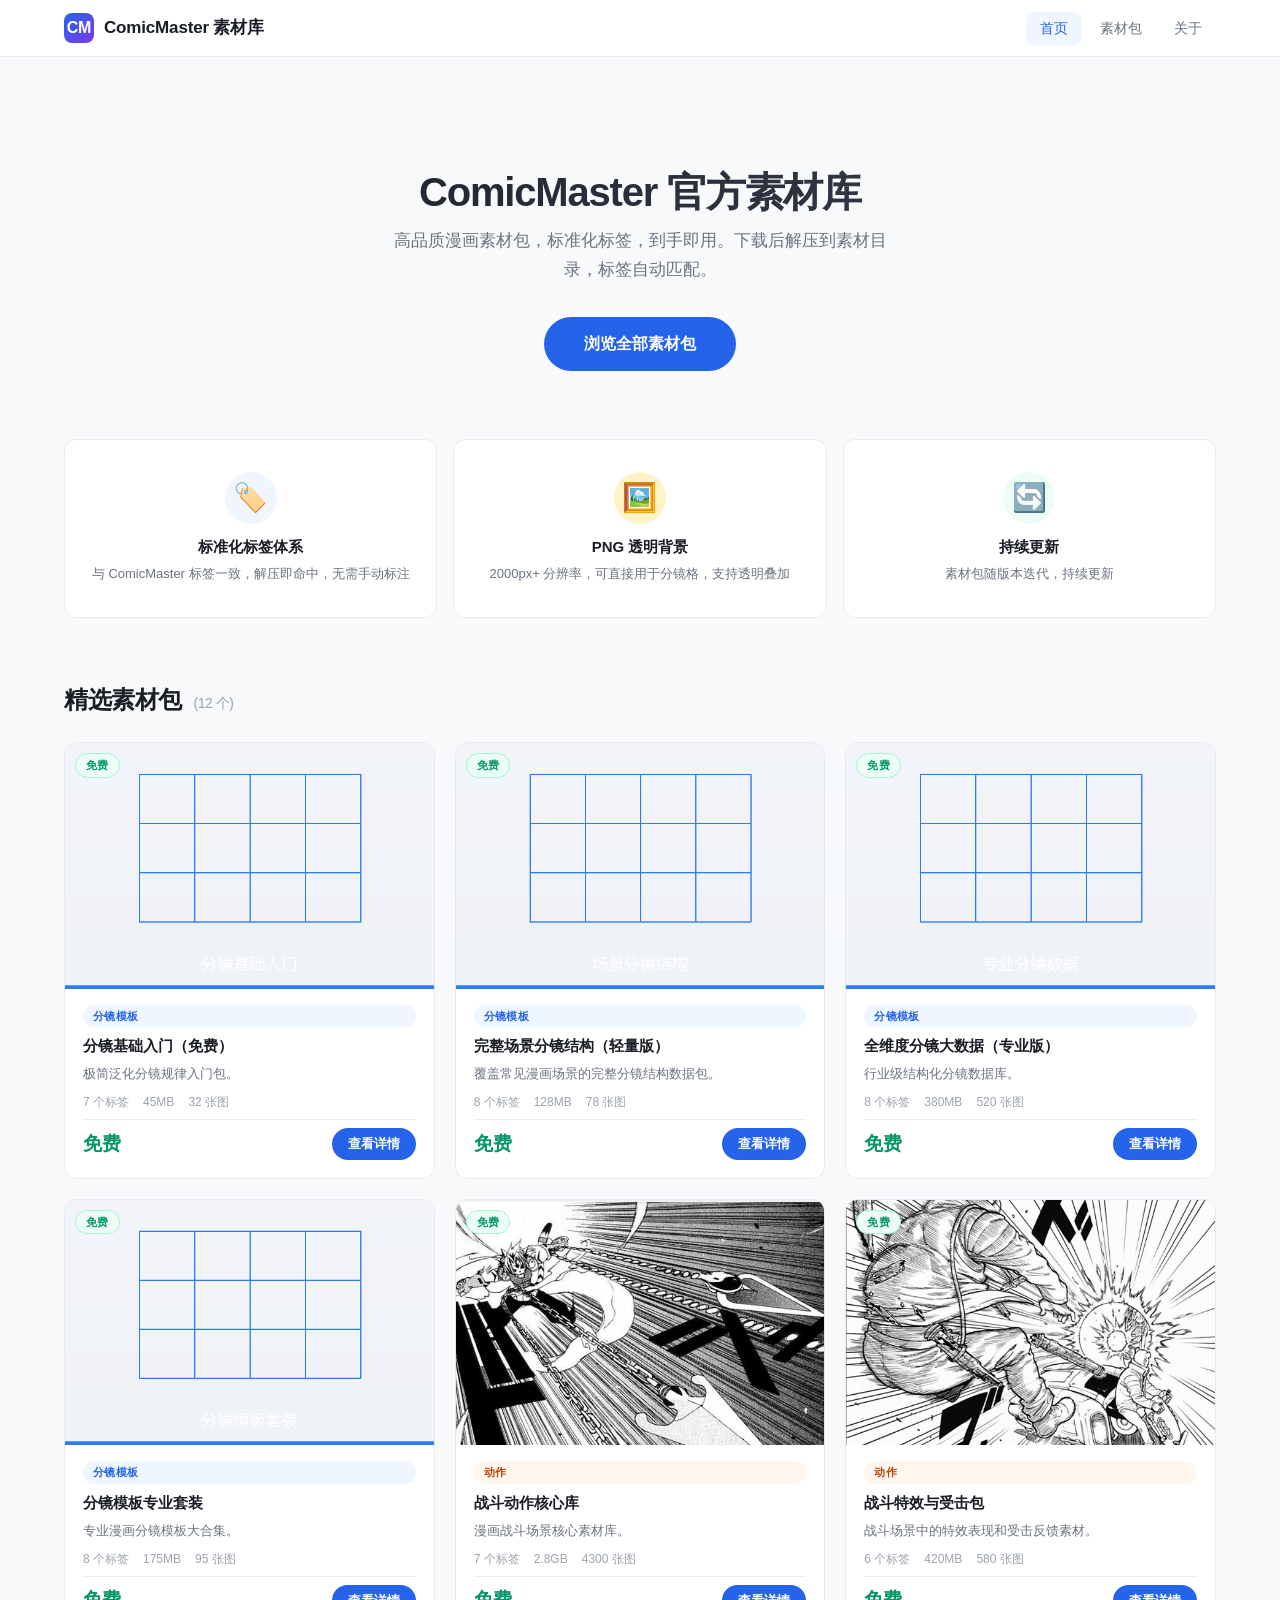
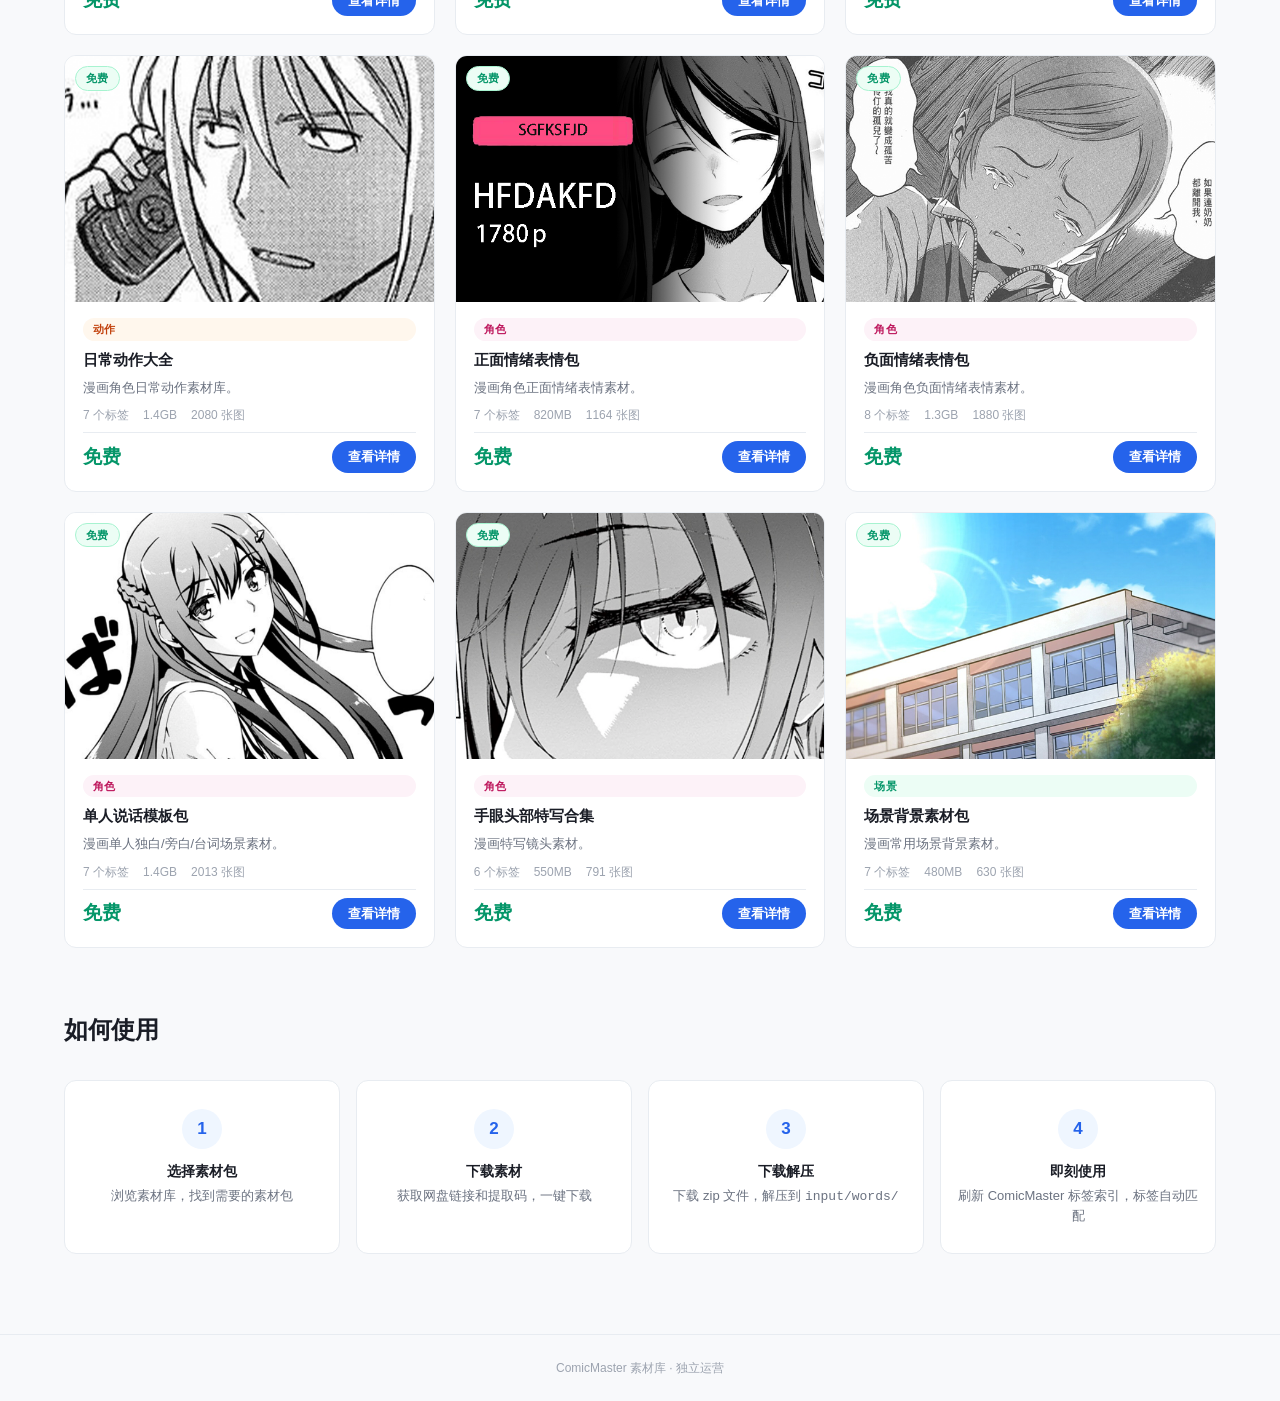
<file: docs/index.html>
<!doctype html>
<html lang="zh-CN">
<head>
  <meta charset="utf-8">
  <meta name="viewport" content="width=device-width, initial-scale=1">
  <title>ComicMaster 素材库 — 高品质漫画素材包</title>
  <link rel="stylesheet" href="style.css">
</head>
<body>

<header>
  <div class="header-inner">
    <a href="./" class="header-logo">
      <span class="header-logo-icon">CM</span>
      ComicMaster 素材库
    </a>
    <nav>
      <a href="./" class="current">首页</a>
      <a href="./packs.html">素材包</a>
      <a href="./about.html">关于</a>
    </nav>
  </div>
</header>

<main>

  <section class="hero">
    <h1>ComicMaster 官方素材库</h1>
    <p>高品质漫画素材包，标准化标签，到手即用。下载后解压到素材目录，标签自动匹配。</p>
    <a class="btn btn-lg" href="./packs.html">浏览全部素材包</a>
  </section>

  <section class="features">
    <div class="feature">
      <div class="feature-icon tags">🏷️</div>
      <strong>标准化标签体系</strong>
      <p>与 ComicMaster 标签一致，解压即命中，无需手动标注</p>
    </div>
    <div class="feature">
      <div class="feature-icon format">🖼️</div>
      <strong>PNG 透明背景</strong>
      <p>2000px+ 分辨率，可直接用于分镜格，支持透明叠加</p>
    </div>
    <div class="feature">
      <div class="feature-icon update">🔄</div>
      <strong>持续更新</strong>
      <p>素材包随版本迭代，持续更新</p>
    </div>
  </section>

  <h2 class="section-title">精选素材包 <span class="count" id="featured-count"></span></h2>
  <div class="pack-grid" id="featured-packs"></div>

  <h2 class="section-title">如何使用</h2>
  <div class="usage-steps">
    <div class="usage-step">
      <div class="step-num">1</div>
      <strong>选择素材包</strong>
      <p>浏览素材库，找到需要的素材包</p>
    </div>
    <div class="usage-step">
      <div class="step-num">2</div>
      <strong>下载素材</strong>
      <p>获取网盘链接和提取码，一键下载</p>
    </div>
    <div class="usage-step">
      <div class="step-num">3</div>
      <strong>下载解压</strong>
      <p>下载 zip 文件，解压到 <code>input/words/</code></p>
    </div>
    <div class="usage-step">
      <div class="step-num">4</div>
      <strong>即刻使用</strong>
      <p>刷新 ComicMaster 标签索引，标签自动匹配</p>
    </div>
  </div>

</main>

<footer>ComicMaster 素材库 · 独立运营</footer>

<script src="packs.js"></script>
<script>
(function () {
  const featured = packs.filter(function (p) { return p.is_featured && p.is_active; });
  document.getElementById('featured-count').textContent = '(' + featured.length + ' 个)';

  if (!featured.length) {
    document.getElementById('featured-packs').innerHTML = '<div class="empty-state"><p>暂无精选素材包</p></div>';
    return;
  }

  var html = '';
  featured.forEach(function (pack) {
    var catClass = '';
    switch (pack.category) {
      case '分镜模板': catClass = 'cat-framing'; break;
      case '角色': catClass = 'cat-character'; break;
      case '场景': catClass = 'cat-scene'; break;
      case '动作': catClass = 'cat-effect'; break;
      default: catClass = 'cat-prop';
    }

    var badge = '<span class="pack-card-badge badge-free">免费</span>';
    var priceStr = '<span class="pack-card-price free">免费</span>';

    html += '<div class="pack-card">' +
      '<div class="pack-card-image-wrap">' +
        '<img src="' + pack.cover_url + '" alt="' + pack.name + '" loading="lazy">' +
        badge +
      '</div>' +
      '<div class="pack-card-body">' +
        '<span class="cat-badge ' + catClass + '">' + pack.category + '</span>' +
        '<h3><a href="pack.html?slug=' + pack.slug + '">' + pack.name + '</a></h3>' +
        '<p class="pack-card-desc">' + pack.description.split('\n')[0] + '</p>' +
        '<div class="pack-card-meta">' +
          '<span>' + pack.tags.length + ' 个标签</span>' +
          '<span>' + pack.file_size + '</span>' +
          '<span>' + pack.file_count + ' 张图</span>' +
        '</div>' +
        '<div class="pack-card-bottom">' +
          priceStr +
          '<a class="btn btn-sm" href="pack.html?slug=' + pack.slug + '">查看详情</a>' +
        '</div>' +
      '</div>' +
    '</div>';
  });
  document.getElementById('featured-packs').innerHTML = html;
})();
</script>

</body>
</html>
</file>
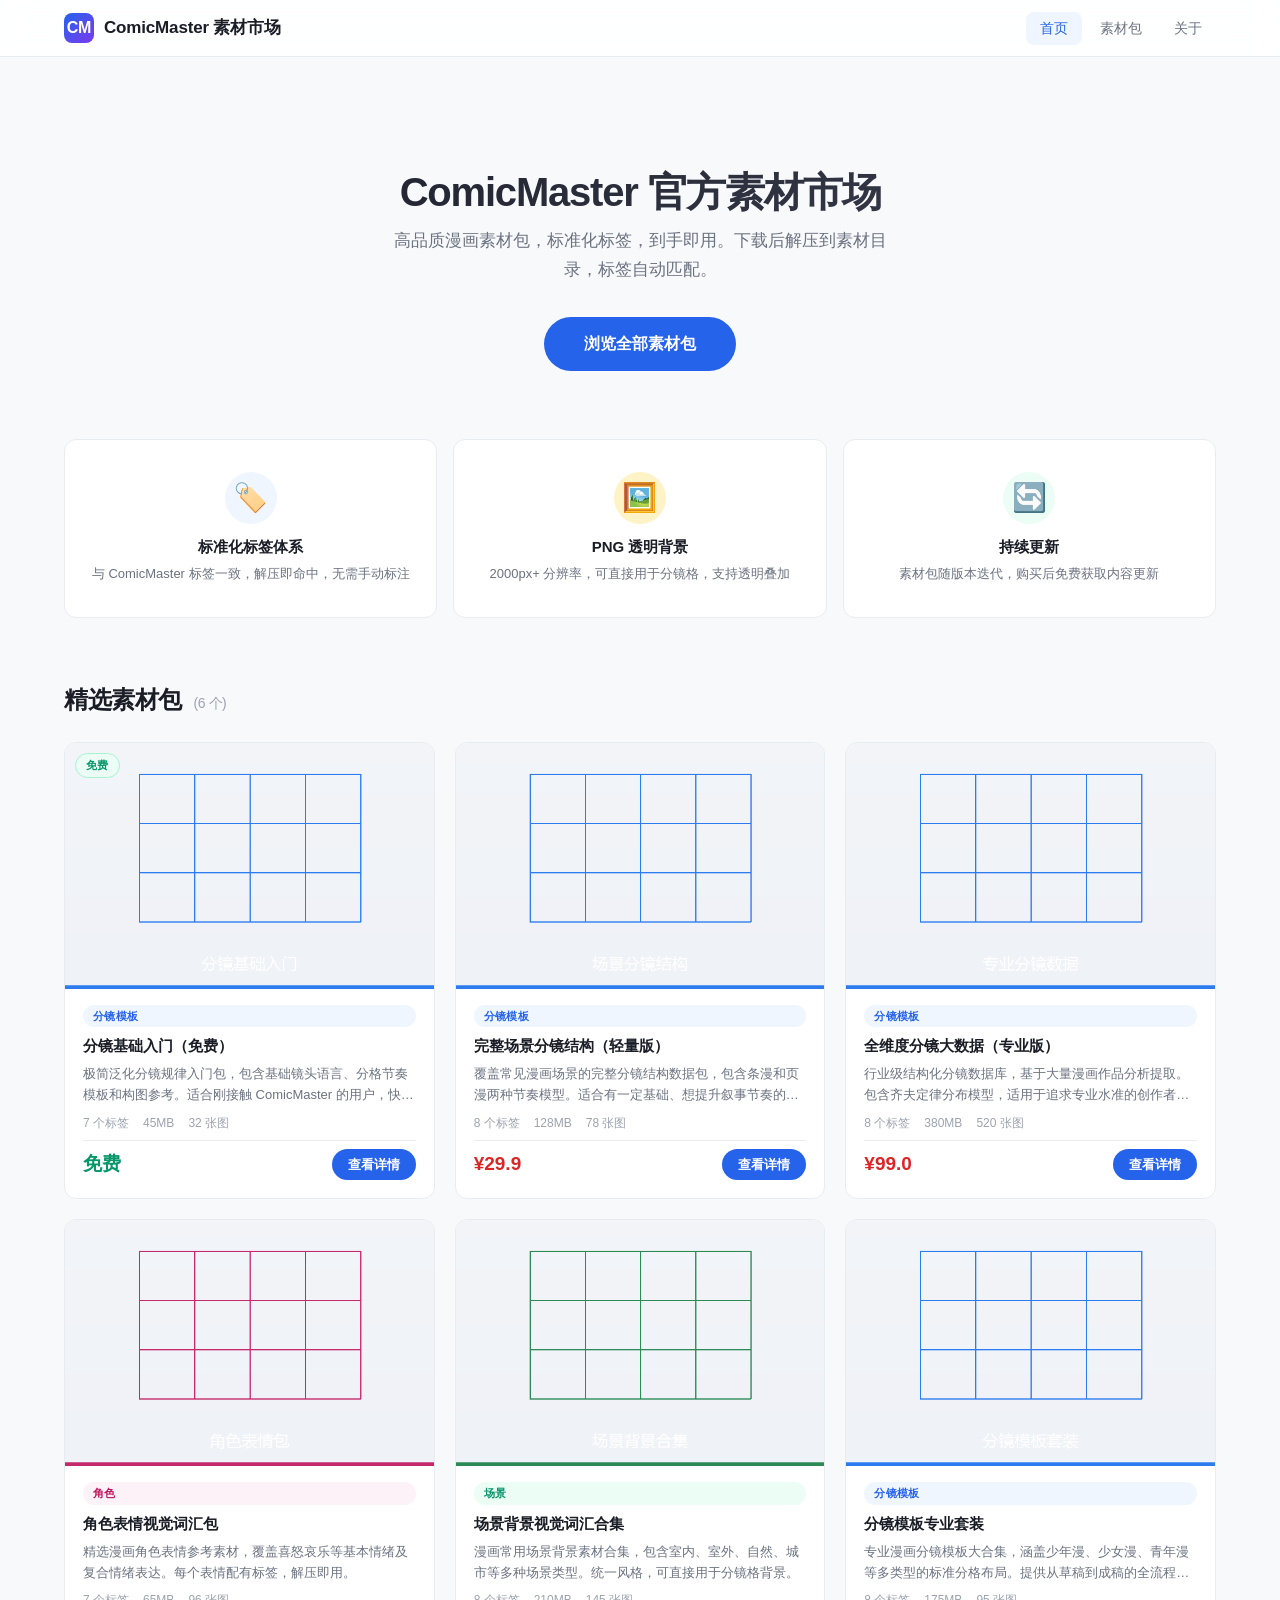
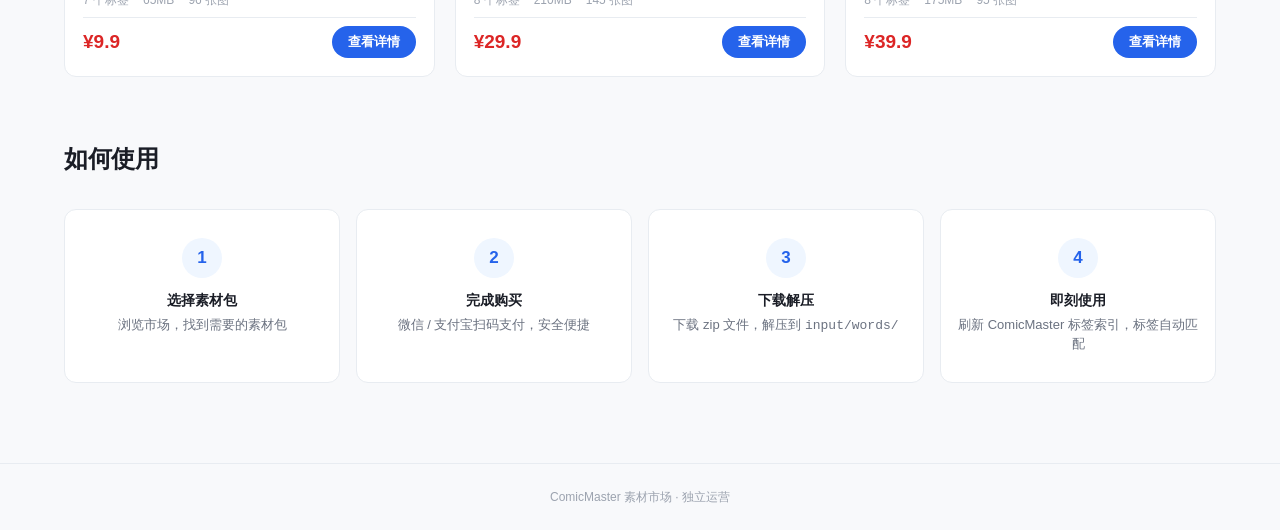
<file: public/index.html>
<!doctype html>
<html lang="zh-CN">
<head>
  <meta charset="utf-8">
  <meta name="viewport" content="width=device-width, initial-scale=1">
  <title>ComicMaster 素材市场 — 高品质漫画素材包</title>
  <link rel="stylesheet" href="style.css">
</head>
<body>

<header>
  <div class="header-inner">
    <a href="/" class="header-logo">
      <span class="header-logo-icon">CM</span>
      ComicMaster 素材市场
    </a>
    <nav>
      <a href="/" class="current">首页</a>
      <a href="/packs.html">素材包</a>
      <a href="/about.html">关于</a>
    </nav>
  </div>
</header>

<main>

  <section class="hero">
    <h1>ComicMaster 官方素材市场</h1>
    <p>高品质漫画素材包，标准化标签，到手即用。下载后解压到素材目录，标签自动匹配。</p>
    <a class="btn btn-lg" href="/packs.html">浏览全部素材包</a>
  </section>

  <section class="features">
    <div class="feature">
      <div class="feature-icon tags">🏷️</div>
      <strong>标准化标签体系</strong>
      <p>与 ComicMaster 标签一致，解压即命中，无需手动标注</p>
    </div>
    <div class="feature">
      <div class="feature-icon format">🖼️</div>
      <strong>PNG 透明背景</strong>
      <p>2000px+ 分辨率，可直接用于分镜格，支持透明叠加</p>
    </div>
    <div class="feature">
      <div class="feature-icon update">🔄</div>
      <strong>持续更新</strong>
      <p>素材包随版本迭代，购买后免费获取内容更新</p>
    </div>
  </section>

  <h2 class="section-title">精选素材包 <span class="count" id="featured-count"></span></h2>
  <div class="pack-grid" id="featured-packs"></div>

  <h2 class="section-title">如何使用</h2>
  <div class="usage-steps">
    <div class="usage-step">
      <div class="step-num">1</div>
      <strong>选择素材包</strong>
      <p>浏览市场，找到需要的素材包</p>
    </div>
    <div class="usage-step">
      <div class="step-num">2</div>
      <strong>完成购买</strong>
      <p>微信 / 支付宝扫码支付，安全便捷</p>
    </div>
    <div class="usage-step">
      <div class="step-num">3</div>
      <strong>下载解压</strong>
      <p>下载 zip 文件，解压到 <code>input/words/</code></p>
    </div>
    <div class="usage-step">
      <div class="step-num">4</div>
      <strong>即刻使用</strong>
      <p>刷新 ComicMaster 标签索引，标签自动匹配</p>
    </div>
  </div>

</main>

<footer>ComicMaster 素材市场 · 独立运营</footer>

<script src="packs.js"></script>
<script>
(function () {
  const featured = packs.filter(function (p) { return p.is_featured && p.is_active; });
  document.getElementById('featured-count').textContent = '(' + featured.length + ' 个)';

  if (!featured.length) {
    document.getElementById('featured-packs').innerHTML = '<div class="empty-state"><p>暂无精选素材包</p></div>';
    return;
  }

  var html = '';
  featured.forEach(function (pack) {
    var catClass = '';
    switch (pack.category) {
      case '分镜模板': catClass = 'cat-framing'; break;
      case '角色': catClass = 'cat-character'; break;
      case '场景': catClass = 'cat-scene'; break;
      case '特效': catClass = 'cat-effect'; break;
      default: catClass = 'cat-prop';
    }

    var badge = '';
    if (pack.price === 0) badge = '<span class="pack-card-badge badge-free">免费</span>';

    var priceStr = pack.price === 0
      ? '<span class="pack-card-price free">免费</span>'
      : '<span class="pack-card-price">¥' + (pack.price / 100).toFixed(1) + '</span>';

    html += '<div class="pack-card">' +
      '<div class="pack-card-image-wrap">' +
        '<img src="' + pack.cover_url + '" alt="' + pack.name + '" loading="lazy">' +
        badge +
      '</div>' +
      '<div class="pack-card-body">' +
        '<span class="cat-badge ' + catClass + '">' + pack.category + '</span>' +
        '<h3><a href="pack.html?slug=' + pack.slug + '">' + pack.name + '</a></h3>' +
        '<p class="pack-card-desc">' + pack.description.split('\n')[0] + '</p>' +
        '<div class="pack-card-meta">' +
          '<span>' + pack.tags.length + ' 个标签</span>' +
          '<span>' + pack.file_size + '</span>' +
          '<span>' + pack.file_count + ' 张图</span>' +
        '</div>' +
        '<div class="pack-card-bottom">' +
          priceStr +
          '<a class="btn btn-sm" href="pack.html?slug=' + pack.slug + '">查看详情</a>' +
        '</div>' +
      '</div>' +
    '</div>';
  });
  document.getElementById('featured-packs').innerHTML = html;
})();
</script>

</body>
</html>
</file>
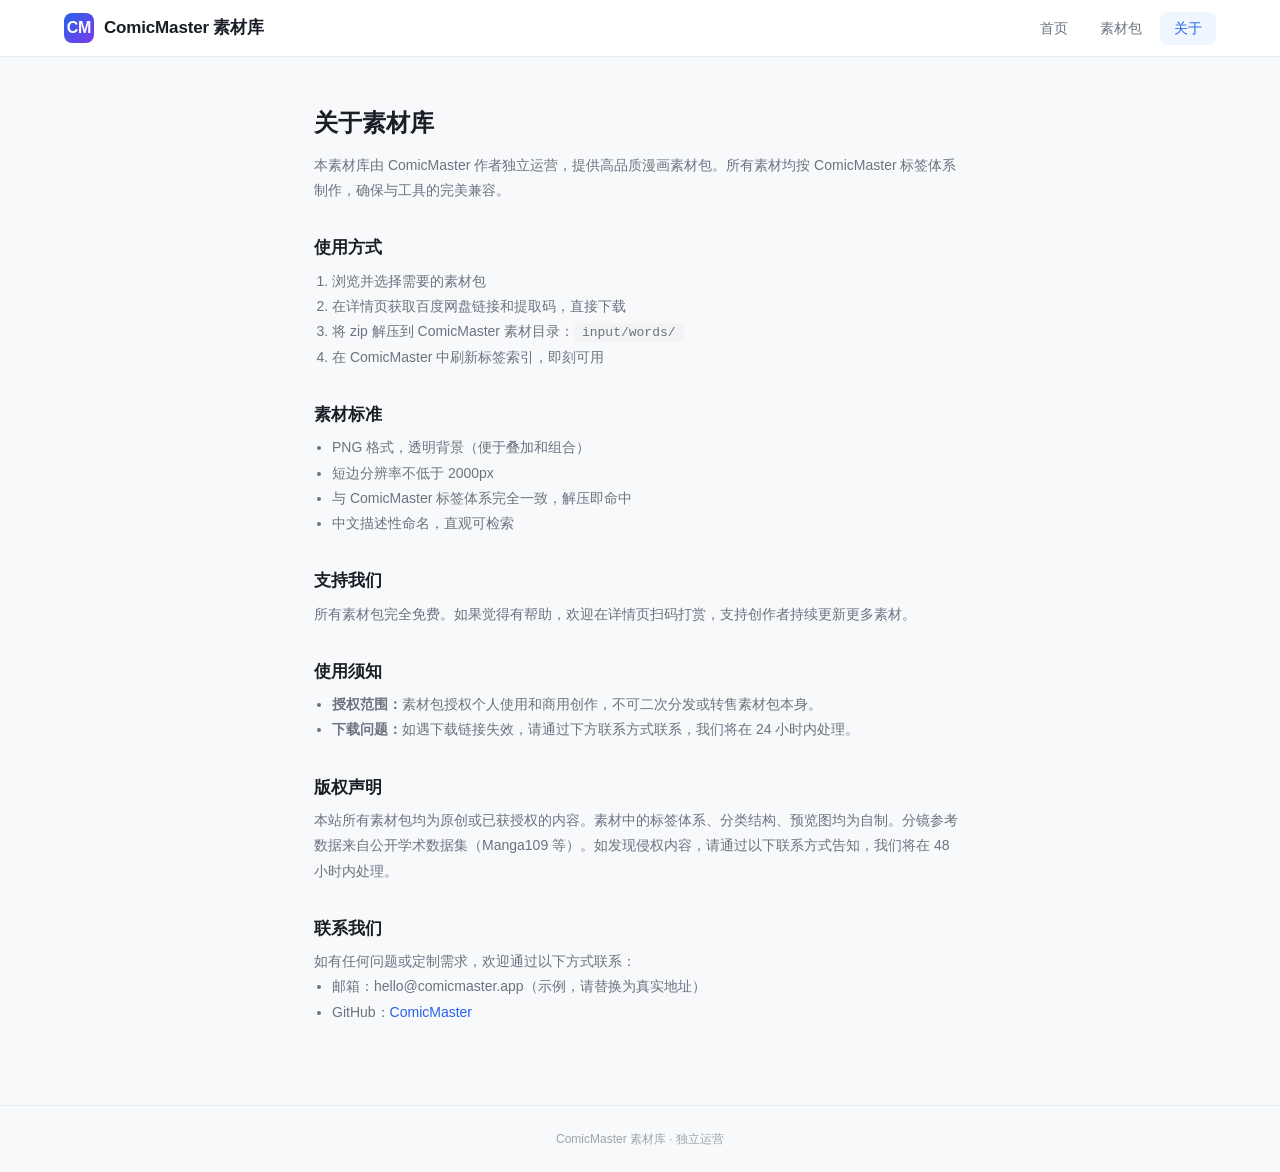
<file: docs/about.html>
<!doctype html>
<html lang="zh-CN">
<head>
  <meta charset="utf-8">
  <meta name="viewport" content="width=device-width, initial-scale=1">
  <title>关于 — ComicMaster 素材库</title>
  <link rel="stylesheet" href="style.css">
</head>
<body>

<header>
  <div class="header-inner">
    <a href="./" class="header-logo">
      <span class="header-logo-icon">CM</span>
      ComicMaster 素材库
    </a>
    <nav>
      <a href="./">首页</a>
      <a href="./packs.html">素材包</a>
      <a href="./about.html" class="current">关于</a>
    </nav>
  </div>
</header>

<main class="about-content">

  <h2>关于素材库</h2>
  <p>本素材库由 ComicMaster 作者独立运营，提供高品质漫画素材包。所有素材均按 ComicMaster 标签体系制作，确保与工具的完美兼容。</p>

  <h3>使用方式</h3>
  <ol>
    <li>浏览并选择需要的素材包</li>
    <li>在详情页获取百度网盘链接和提取码，直接下载</li>
    <li>将 zip 解压到 ComicMaster 素材目录：<code>input/words/</code></li>
    <li>在 ComicMaster 中刷新标签索引，即刻可用</li>
  </ol>

  <h3>素材标准</h3>
  <ul>
    <li>PNG 格式，透明背景（便于叠加和组合）</li>
    <li>短边分辨率不低于 2000px</li>
    <li>与 ComicMaster 标签体系完全一致，解压即命中</li>
    <li>中文描述性命名，直观可检索</li>
  </ul>

  <h3>支持我们</h3>
  <p>所有素材包完全免费。如果觉得有帮助，欢迎在详情页扫码打赏，支持创作者持续更新更多素材。</p>

  <h3>使用须知</h3>
  <ul>
    <li><strong>授权范围：</strong>素材包授权个人使用和商用创作，不可二次分发或转售素材包本身。</li>
    <li><strong>下载问题：</strong>如遇下载链接失效，请通过下方联系方式联系，我们将在 24 小时内处理。</li>
  </ul>

  <h3>版权声明</h3>
  <p>本站所有素材包均为原创或已获授权的内容。素材中的标签体系、分类结构、预览图均为自制。分镜参考数据来自公开学术数据集（Manga109 等）。如发现侵权内容，请通过以下联系方式告知，我们将在 48 小时内处理。</p>

  <h3>联系我们</h3>
  <p>如有任何问题或定制需求，欢迎通过以下方式联系：</p>
  <ul>
    <li>邮箱：hello@comicmaster.app（示例，请替换为真实地址）</li>
    <li>GitHub：<a href="https://github.com/anthropics/ComicMaster" style="color:var(--c-accent)">ComicMaster</a></li>
  </ul>

</main>

<footer>ComicMaster 素材库 · 独立运营</footer>

</body>
</html>
</file>
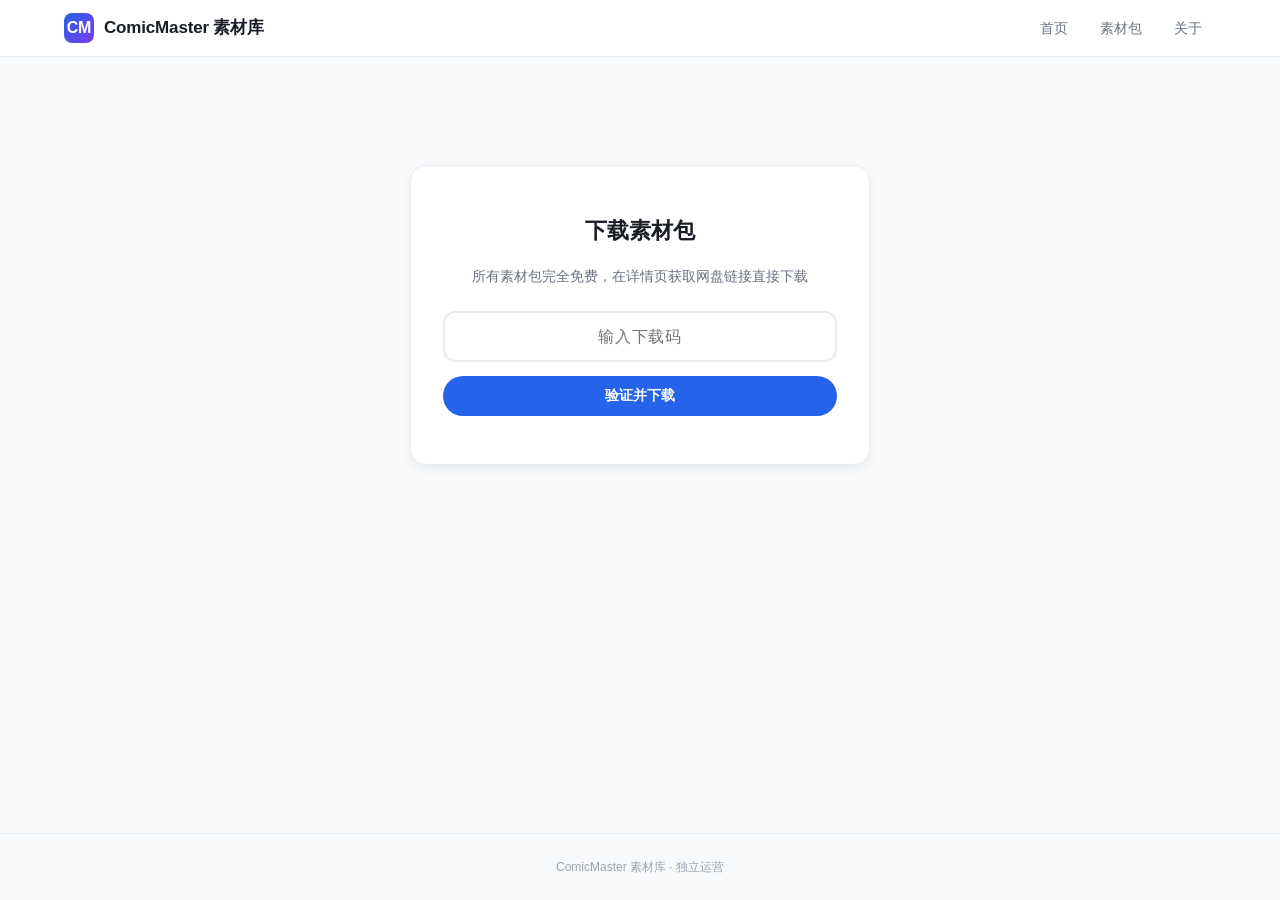
<file: docs/download.html>
<!doctype html>
<html lang="zh-CN">
<head>
  <meta charset="utf-8">
  <meta name="viewport" content="width=device-width, initial-scale=1">
  <title>下载素材包 — ComicMaster 素材库</title>
  <link rel="stylesheet" href="style.css">
</head>
<body>

<header>
  <div class="header-inner">
    <a href="./" class="header-logo">
      <span class="header-logo-icon">CM</span>
      ComicMaster 素材库
    </a>
    <nav>
      <a href="./">首页</a>
      <a href="./packs.html">素材包</a>
      <a href="./about.html">关于</a>
    </nav>
  </div>
</header>

<main>

  <div class="download-card">
    <h2>下载素材包</h2>
    <p style="color:var(--c-text-dim);font-size:14px;margin-bottom:24px;line-height:1.6">
      所有素材包完全免费，在详情页获取网盘链接直接下载
    </p>
    <input class="download-input" id="code-input" type="text" placeholder="输入下载码" maxlength="64" autocomplete="off">
    <p class="download-error" id="error-msg">下载码无效或已过期</p>
    <button class="btn" style="margin-top:14px;width:100%;justify-content:center" id="verify-btn">验证并下载</button>

    <div class="download-success" id="success-box">
      <p style="color:var(--c-free);font-weight:700;font-size:16px;margin-bottom:12px">✓ 验证成功</p>
      <p style="color:var(--c-text-dim);font-size:14px;margin-bottom:20px" id="success-pack-name"></p>
      <a class="btn btn-lg" id="download-link" href="#" style="width:100%;justify-content:center">下载素材包</a>
      <p style="font-size:12px;color:var(--c-text-muted);margin-top:20px;line-height:1.6">
        下载后解压到 ComicMaster 的<br>
        <code style="background:#f3f4f6;padding:2px 8px;border-radius:4px;font-size:13px">input/words/</code>
        目录，刷新标签索引即可使用
      </p>
    </div>
  </div>

</main>

<footer>ComicMaster 素材库 · 独立运营</footer>

<script src="packs.js"></script>
<script>
(function () {
  var params = new URLSearchParams(window.location.search);
  var codeFromUrl = params.get('code');
  var input = document.getElementById('code-input');
  var errorMsg = document.getElementById('error-msg');
  var successBox = document.getElementById('success-box');
  var verifyBtn = document.getElementById('verify-btn');
  var successPackName = document.getElementById('success-pack-name');
  var downloadLink = document.getElementById('download-link');

  if (codeFromUrl) {
    input.value = codeFromUrl;
    verifyCode();
  }

  verifyBtn.addEventListener('click', verifyCode);
  input.addEventListener('keydown', function (e) {
    if (e.key === 'Enter') verifyCode();
  });

  function verifyCode() {
    var code = input.value.trim();
    errorMsg.classList.remove('show');
    successBox.classList.remove('show');
    verifyBtn.style.display = '';

    if (!code) {
      errorMsg.textContent = '请输入下载码';
      errorMsg.classList.add('show');
      return;
    }

    // free packs: FREE-{slug}
    if (code.startsWith('FREE-')) {
      var slug = code.replace('FREE-', '');
      var pack = packs.find(function (p) { return p.slug === slug && p.price === 0; });
      if (pack) { showSuccess(pack); return; }
      errorMsg.textContent = '下载码无效（免费包不存在）';
      errorMsg.classList.add('show');
      return;
    }

    // demo codes: DEMO-{slug}
    if (code.startsWith('DEMO-')) {
      var slug = code.replace('DEMO-', '');
      var pack = packs.find(function (p) { return p.slug === slug; });
      if (pack) { showSuccess(pack); return; }
    }

    errorMsg.textContent = '下载码无效，请检查后重试';
    errorMsg.classList.add('show');
  }

  function showSuccess(pack) {
    successPackName.textContent = pack.name;
    downloadLink.href = pack.file_path || '#';
    if (pack.file_size) {
      downloadLink.textContent = '下载 ' + pack.file_size;
    } else {
      downloadLink.textContent = '下载素材包';
    }
    successBox.classList.add('show');
    verifyBtn.style.display = 'none';
  }
})();
</script>

</body>
</html>
</file>
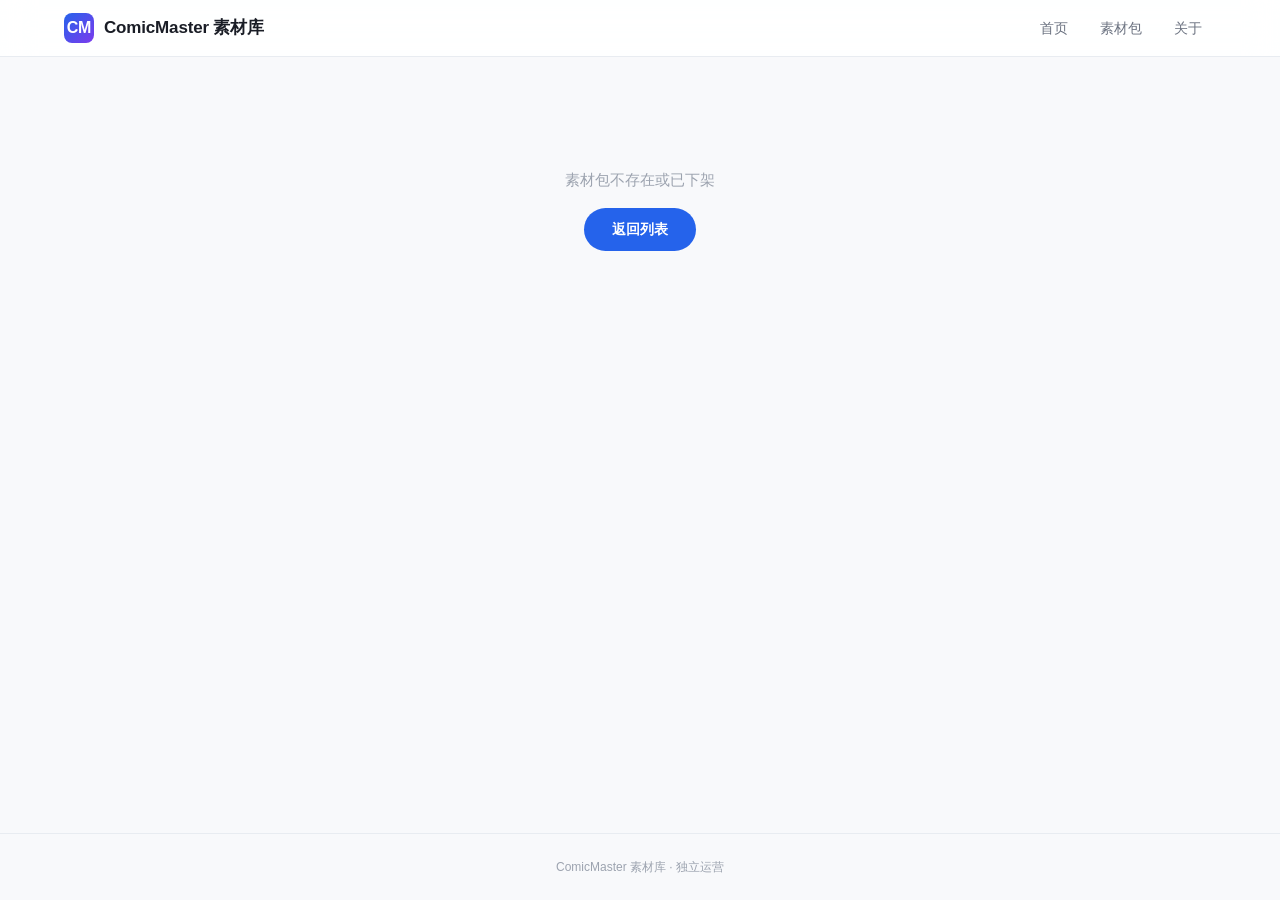
<file: docs/pack.html>
<!doctype html>
<html lang="zh-CN">
<head>
  <meta charset="utf-8">
  <meta name="viewport" content="width=device-width, initial-scale=1">
  <title>素材包详情 — ComicMaster 素材库</title>
  <link rel="stylesheet" href="style.css">
</head>
<body>

<header>
  <div class="header-inner">
    <a href="./" class="header-logo">
      <span class="header-logo-icon">CM</span>
      ComicMaster 素材库
    </a>
    <nav>
      <a href="./">首页</a>
      <a href="./packs.html">素材包</a>
      <a href="./about.html">关于</a>
    </nav>
  </div>
</header>

<main id="detail-main"></main>

<footer>ComicMaster 素材库 · 独立运营</footer>

<script src="packs.js"></script>
<script>
(function () {
  var params = new URLSearchParams(window.location.search);
  var slug = params.get('slug');
  var pack = packs.find(function (p) { return p.slug === slug; });

  if (!pack || !pack.is_active) {
    document.getElementById('detail-main').innerHTML =
      '<div class="empty-state"><p>素材包不存在或已下架</p><a class="btn" href="./packs.html">返回列表</a></div>';
    document.title = '未找到 — ComicMaster 素材库';
    return;
  }

  document.title = pack.name + ' — ComicMaster 素材库';

  // category badge
  var catClass = '';
  switch (pack.category) {
    case '分镜模板': catClass = 'cat-framing'; break;
    case '角色': catClass = 'cat-character'; break;
    case '场景': catClass = 'cat-scene'; break;
    case '动作': catClass = 'cat-effect'; break;
    default: catClass = 'cat-prop';
  }

  // tags: show first 10, fold rest
  var showTags = pack.tags.slice(0, 10);
  var hiddenTags = pack.tags.slice(10);
  var tagsHtml = showTags.map(function (t) { return '<span class="tag">' + t + '</span>'; }).join('');
  if (hiddenTags.length > 0) {
    tagsHtml += '<button class="tag-toggle" id="tag-toggle" onclick="this.style.display=\'none\';var el=document.querySelectorAll(\'.tag-hidden\');el.forEach(function(e){e.style.display=\'inline-block\'});">+ ' + hiddenTags.length + ' 个</button>';
    tagsHtml += hiddenTags.map(function (t) { return '<span class="tag tag-hidden" style="display:none">' + t + '</span>'; }).join('');
  }

  // price display
  var priceText = '免费';

  // download section — always visible
  var downloadHtml = '';
  if (pack.pan_link) {
    downloadHtml =
      '<div class="pan-card">' +
        '<p class="pan-label">百度网盘下载</p>' +
        '<div class="pan-row">' +
          '<span class="pan-link-label">链接</span>' +
          '<code class="pan-code">' + pack.pan_link + '</code>' +
          '<button class="btn btn-sm btn-outline" onclick="copyText(\'' + pack.pan_link + '\',this)">复制</button>' +
        '</div>' +
        (pack.pan_code ? (
          '<div class="pan-row">' +
            '<span class="pan-link-label">提取码</span>' +
            '<code class="pan-code pan-code-lg">' + pack.pan_code + '</code>' +
            '<button class="btn btn-sm btn-outline" onclick="copyText(\'' + pack.pan_code + '\',this)">复制</button>' +
          '</div>'
        ) : '') +
      '</div>';
  }

  // donation section
  var donationHtml =
    '<div class="donation-section">' +
      '<p class="donation-title">喜欢这个素材包？</p>' +
      '<p class="donation-hint">扫码打赏，支持创作者持续更新更多素材</p>' +
      '<div class="payment-qrcodes">' +
        '<div class="payment-qr">' +
          '<img src="images/qrcode/wechat.png" alt="微信收款码" loading="lazy">' +
          '<span>微信打赏</span>' +
        '</div>' +
        '<div class="payment-qr">' +
          '<img src="images/qrcode/alipay.png" alt="支付宝收款码" loading="lazy">' +
          '<span>支付宝打赏</span>' +
        '</div>' +
      '</div>' +
    '</div>';

  var actionHtml = downloadHtml + donationHtml;

  // previews
  var previewsHtml = '';
  if (pack.previews && pack.previews.length > 0) {
    previewsHtml = '<div class="preview-section"><h2>内容预览（' + pack.previews.length + ' 张）</h2><div class="preview-grid">' +
      pack.previews.map(function (url, i) {
        return '<img src="' + url + '" alt="预览 ' + (i + 1) + '" loading="lazy" onclick="openLightbox(\'' + url + '\')">';
      }).join('') +
      '</div></div>';
  }

  // simple markdown-ish description
  var descHtml = pack.description
    .replace(/&/g, '&amp;').replace(/</g, '&lt;').replace(/>/g, '&gt;')
    .replace(/### (.+)/g, '<h3>$1</h3>')
    .replace(/- (.+)/g, '<li>$1</li>')
    .replace(/\n\n/g, '<br><br>')
    .replace(/(<li>[\s\S]*?<\/li>)/, '<ul>$1</ul>')
    .replace(/<\/li>\s*<li>/g, '</li><li>');

  document.getElementById('detail-main').innerHTML =
    '<div class="detail-grid">' +
      '<div>' +
        '<img class="detail-cover" src="' + pack.cover_url + '" alt="' + pack.name + '">' +
        previewsHtml +
      '</div>' +
      '<div class="detail-info">' +
        '<span class="cat-badge ' + catClass + ' detail-category">' + pack.category + '</span>' +
        '<h1>' + pack.name + '</h1>' +
        '<p class="detail-price-lg free">' + priceText + '</p>' +
        '<div class="detail-meta-row">' +
          '<span>📁 ' + pack.file_size + '</span>' +
          '<span>🖼 ' + pack.file_count + ' 张图</span>' +
          '<span>📐 ' + pack.resolution + '</span>' +
        '</div>' +
        '<div class="detail-desc">' + descHtml + '</div>' +
        '<div class="detail-tags">' + tagsHtml + '</div>' +
        '<div class="detail-actions">' + actionHtml + '</div>' +
      '</div>' +
    '</div>';

  // lightbox
  var lb = document.createElement('div');
  lb.className = 'lightbox';
  lb.id = 'lightbox';
  lb.onclick = function () { lb.classList.remove('open'); };
  lb.innerHTML = '<img id="lightbox-img" src="">';
  document.body.appendChild(lb);
})();

function openLightbox(url) {
  document.getElementById('lightbox-img').src = url;
  document.getElementById('lightbox').classList.add('open');
}

function copyText(text, btn) {
  navigator.clipboard.writeText(text).then(function () {
    var orig = btn.textContent;
    btn.textContent = '已复制';
    btn.classList.add('btn-copied');
    setTimeout(function () { btn.textContent = orig; btn.classList.remove('btn-copied'); }, 1800);
  });
}
</script>

</body>
</html>
</file>
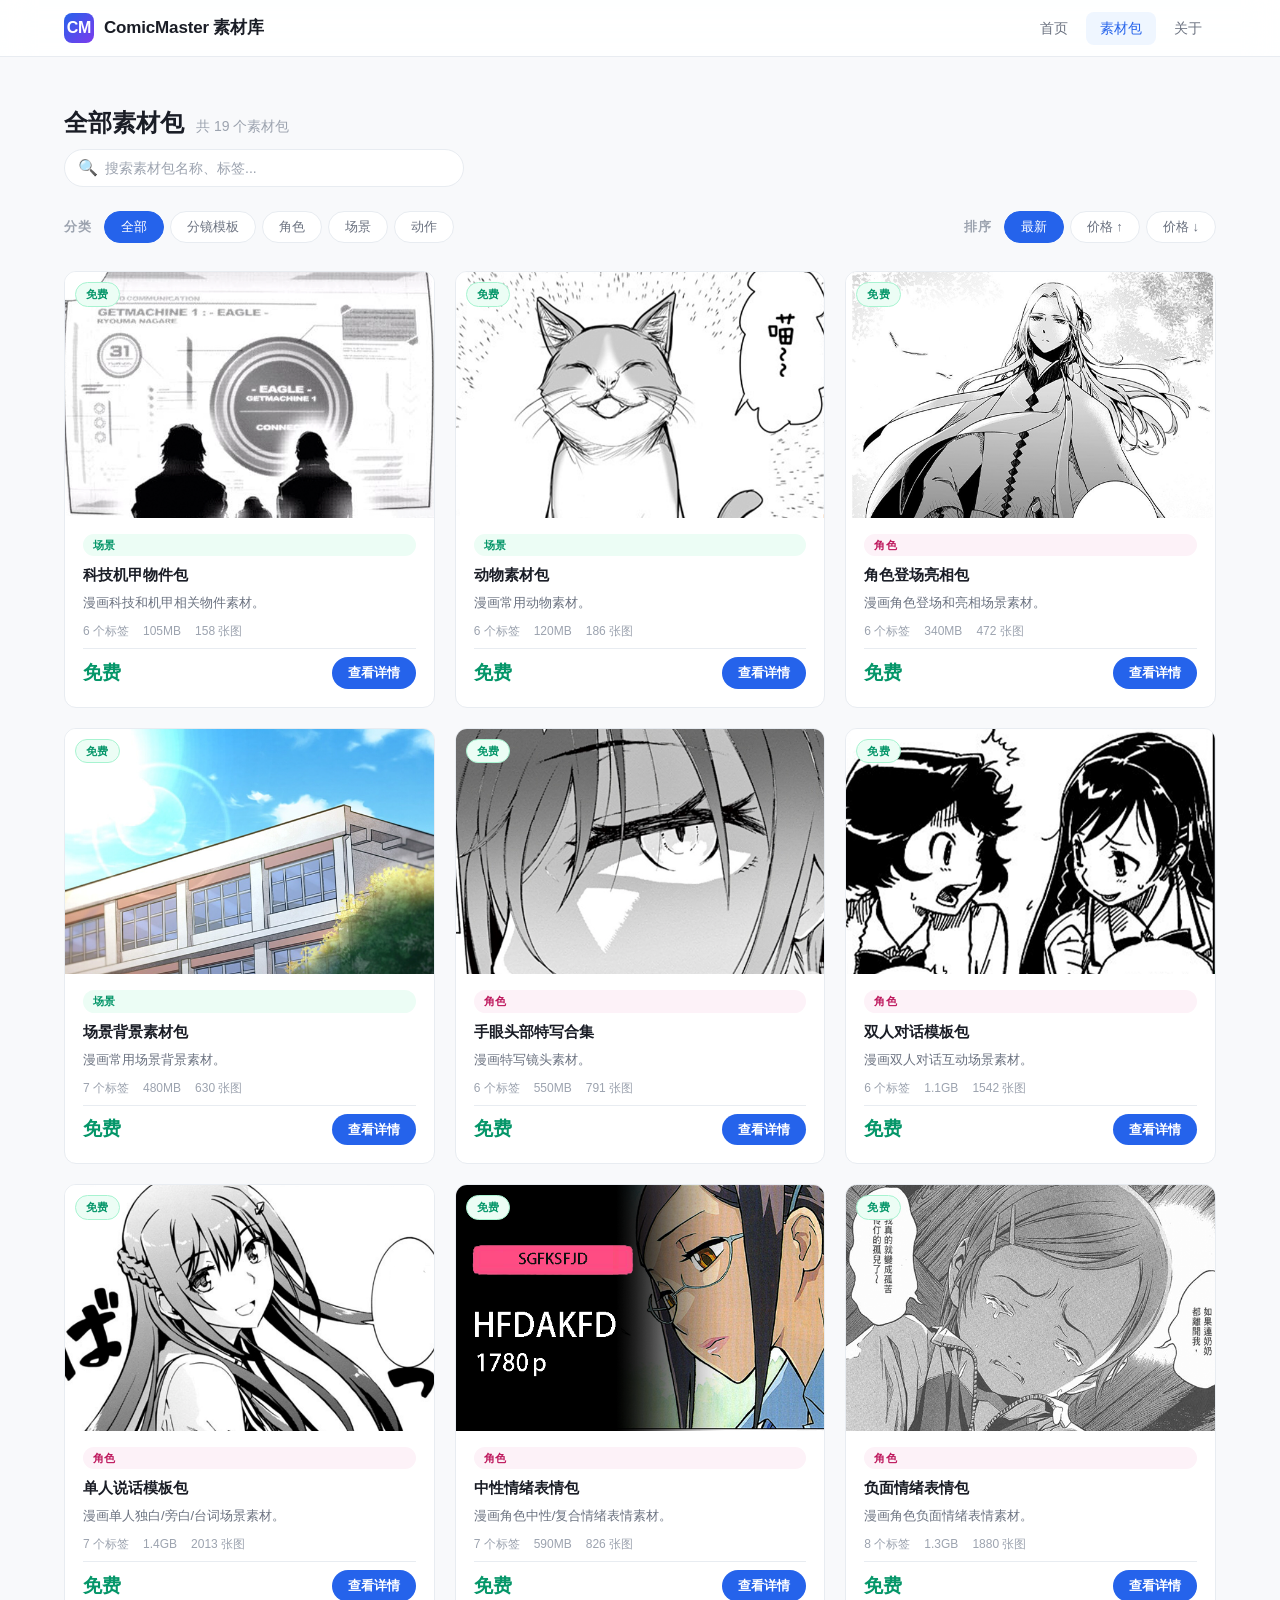
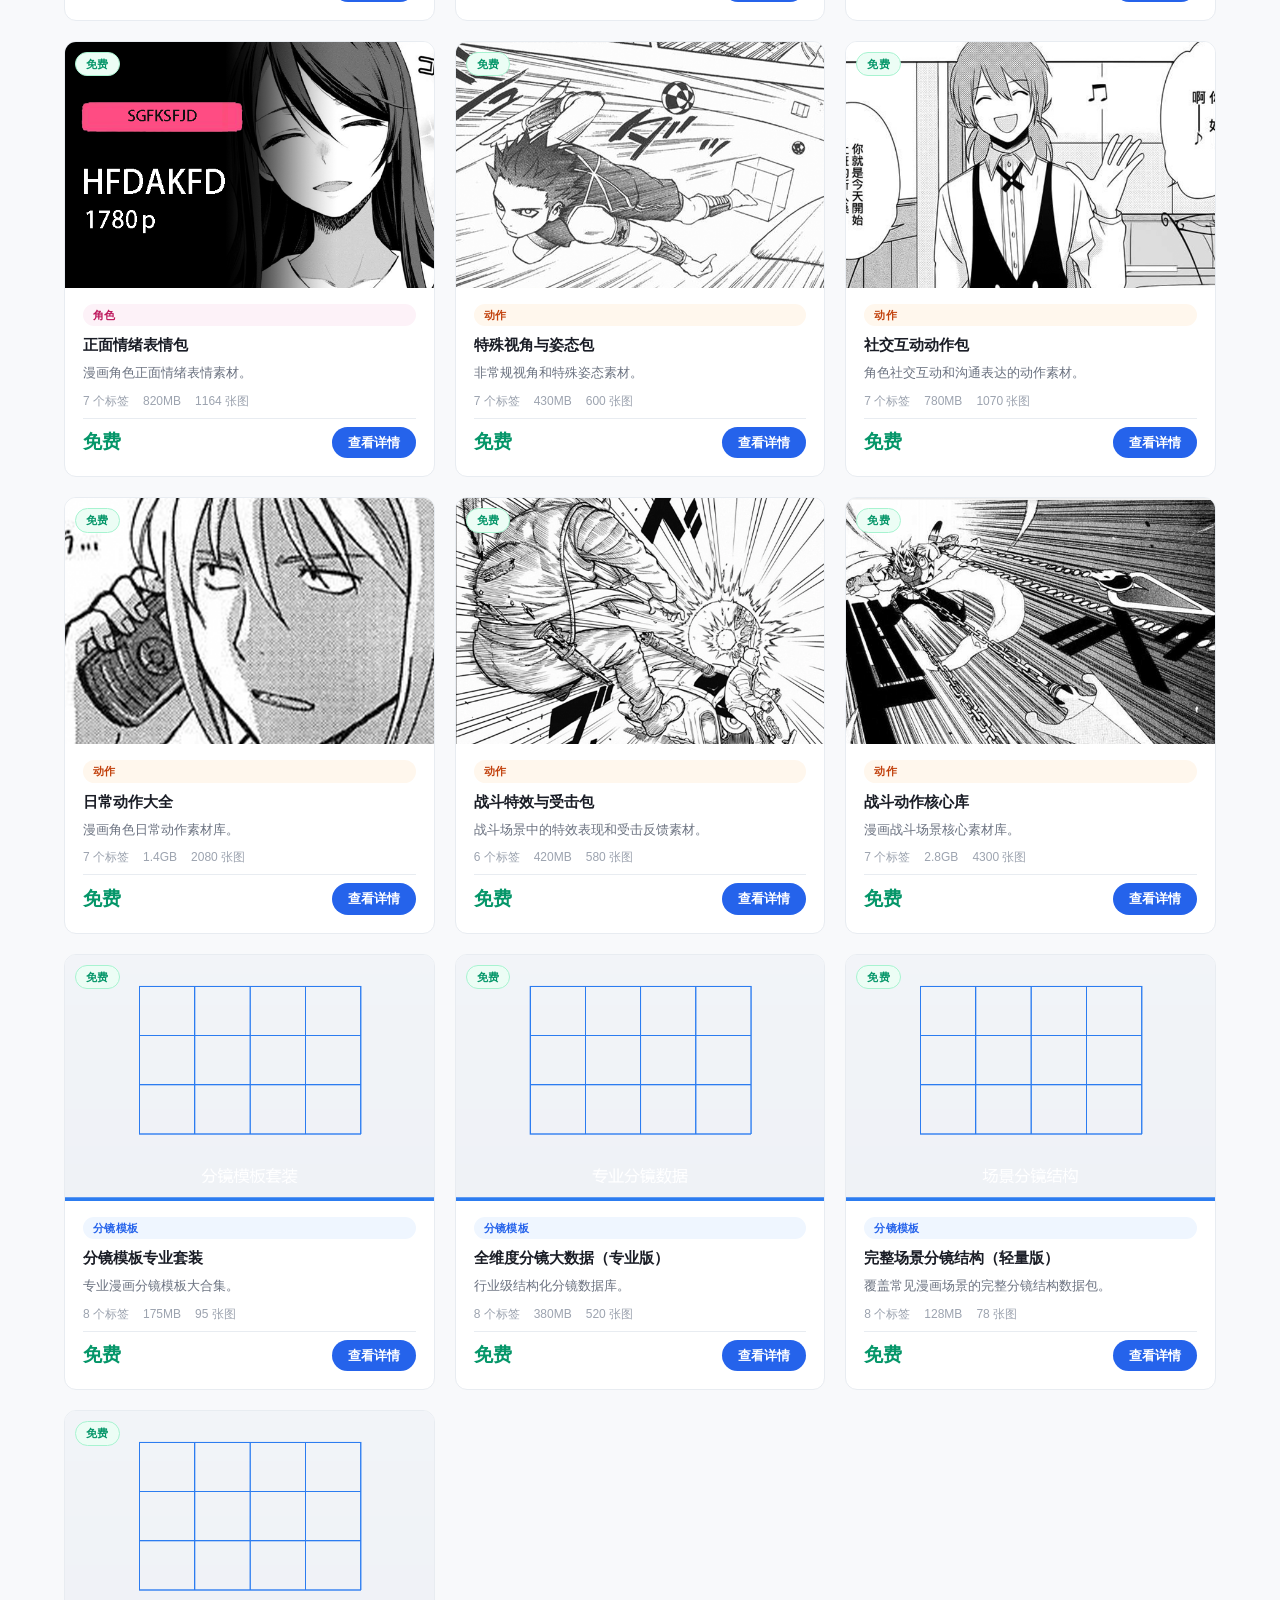
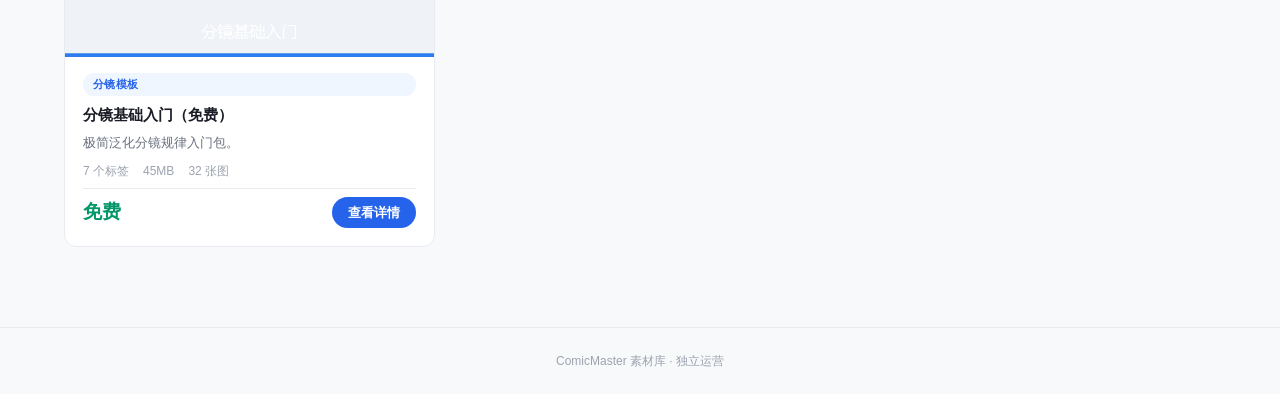
<file: docs/packs.html>
<!doctype html>
<html lang="zh-CN">
<head>
  <meta charset="utf-8">
  <meta name="viewport" content="width=device-width, initial-scale=1">
  <title>素材包列表 — ComicMaster 素材库</title>
  <link rel="stylesheet" href="style.css">
</head>
<body>

<header>
  <div class="header-inner">
    <a href="./" class="header-logo">
      <span class="header-logo-icon">CM</span>
      ComicMaster 素材库
    </a>
    <nav>
      <a href="./">首页</a>
      <a href="./packs.html" class="current">素材包</a>
      <a href="./about.html">关于</a>
    </nav>
  </div>
</header>

<main>

  <div style="display:flex;align-items:baseline;gap:12px;margin-bottom:8px">
    <h2 style="font-size:24px;font-weight:700">全部素材包</h2>
    <span style="font-size:14px;color:var(--c-text-muted)" id="pack-count"></span>
  </div>

  <div class="search-bar">
    <span class="search-icon">🔍</span>
    <input type="text" id="search-input" placeholder="搜索素材包名称、标签..." autocomplete="off">
  </div>

  <div class="filter-bar">
    <span class="filter-label">分类</span>
    <div class="filter-pills" id="category-pills">
      <button class="pill active" data-cat="all">全部</button>
      <button class="pill" data-cat="分镜模板">分镜模板</button>
      <button class="pill" data-cat="角色">角色</button>
      <button class="pill" data-cat="场景">场景</button>
      <button class="pill" data-cat="动作">动作</button>
    </div>
    <div class="filter-spacer"></div>
    <span class="filter-label">排序</span>
    <div class="filter-pills" id="sort-pills">
      <button class="pill active" data-sort="newest">最新</button>
      <button class="pill" data-sort="price-asc">价格 ↑</button>
      <button class="pill" data-sort="price-desc">价格 ↓</button>
    </div>
  </div>

  <div class="pack-grid" id="pack-list"></div>

</main>

<footer>ComicMaster 素材库 · 独立运营</footer>

<script src="packs.js"></script>
<script>
(function () {
  var currentCat = 'all';
  var currentSort = 'newest';
  var currentSearch = '';

  function getCatClass(cat) {
    switch (cat) {
      case '分镜模板': return 'cat-framing';
      case '角色': return 'cat-character';
      case '场景': return 'cat-scene';
      case '动作': return 'cat-effect';
      default: return 'cat-prop';
    }
  }

  function render() {
    var list = packs.filter(function (p) { return p.is_active; });

    if (currentCat !== 'all') {
      list = list.filter(function (p) { return p.category === currentCat; });
    }

    if (currentSearch) {
      var q = currentSearch.toLowerCase();
      list = list.filter(function (p) {
        return p.name.toLowerCase().indexOf(q) !== -1 ||
               p.tags.some(function (t) { return t.toLowerCase().indexOf(q) !== -1; }) ||
               p.category.toLowerCase().indexOf(q) !== -1;
      });
    }

    if (currentSort === 'newest') {
      list.sort(function (a, b) { return b.created_at.localeCompare(a.created_at); });
    } else if (currentSort === 'price-asc') {
      list.sort(function (a, b) { return a.price - b.price; });
    } else if (currentSort === 'price-desc') {
      list.sort(function (a, b) { return b.price - a.price; });
    }

    document.getElementById('pack-count').textContent = '共 ' + list.length + ' 个素材包';

    if (!list.length) {
      document.getElementById('pack-list').innerHTML = '<div class="empty-state"><p>没有匹配的素材包</p></div>';
      return;
    }

    var html = '';
    list.forEach(function (pack) {
      var catClass = getCatClass(pack.category);

      var badge = '<span class="pack-card-badge badge-free">免费</span>';
      var priceStr = '<span class="pack-card-price free">免费</span>';

      html += '<div class="pack-card">' +
        '<div class="pack-card-image-wrap">' +
          '<img src="' + pack.cover_url + '" alt="' + pack.name + '" loading="lazy">' +
          badge +
        '</div>' +
        '<div class="pack-card-body">' +
          '<span class="cat-badge ' + catClass + '">' + pack.category + '</span>' +
          '<h3><a href="pack.html?slug=' + pack.slug + '">' + pack.name + '</a></h3>' +
          '<p class="pack-card-desc">' + pack.description.split('\n')[0] + '</p>' +
          '<div class="pack-card-meta">' +
            '<span>' + pack.tags.length + ' 个标签</span>' +
            '<span>' + pack.file_size + '</span>' +
            '<span>' + pack.file_count + ' 张图</span>' +
          '</div>' +
          '<div class="pack-card-bottom">' +
            priceStr +
            '<a class="btn btn-sm" href="pack.html?slug=' + pack.slug + '">查看详情</a>' +
          '</div>' +
        '</div>' +
      '</div>';
    });
    document.getElementById('pack-list').innerHTML = html;
  }

  document.getElementById('category-pills').addEventListener('click', function (e) {
    if (e.target.tagName !== 'BUTTON') return;
    currentCat = e.target.dataset.cat;
    document.querySelectorAll('#category-pills .pill').forEach(function (c) { c.classList.remove('active'); });
    e.target.classList.add('active');
    render();
  });

  document.getElementById('sort-pills').addEventListener('click', function (e) {
    if (e.target.tagName !== 'BUTTON') return;
    currentSort = e.target.dataset.sort;
    document.querySelectorAll('#sort-pills .pill').forEach(function (c) { c.classList.remove('active'); });
    e.target.classList.add('active');
    render();
  });

  var searchTimer;
  document.getElementById('search-input').addEventListener('input', function () {
    clearTimeout(searchTimer);
    var self = this;
    searchTimer = setTimeout(function () {
      currentSearch = self.value.trim();
      render();
    }, 200);
  });

  render();
})();
</script>

</body>
</html>
</file>
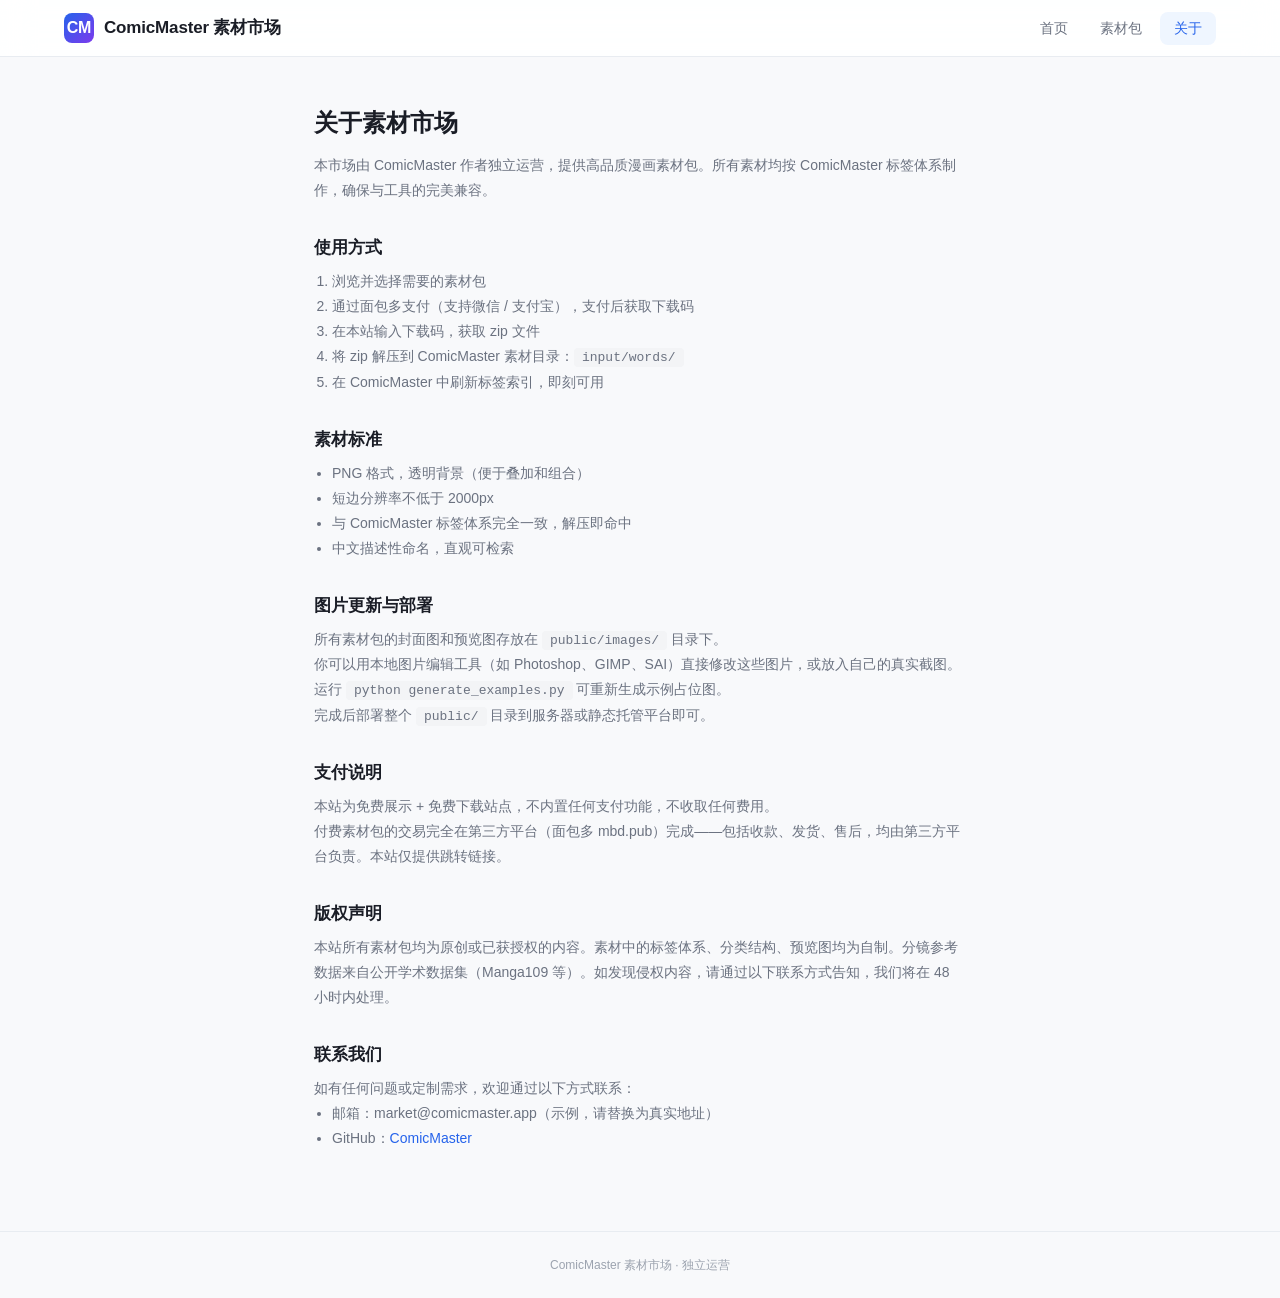
<file: public/about.html>
<!doctype html>
<html lang="zh-CN">
<head>
  <meta charset="utf-8">
  <meta name="viewport" content="width=device-width, initial-scale=1">
  <title>关于 — ComicMaster 素材市场</title>
  <link rel="stylesheet" href="style.css">
</head>
<body>

<header>
  <div class="header-inner">
    <a href="/" class="header-logo">
      <span class="header-logo-icon">CM</span>
      ComicMaster 素材市场
    </a>
    <nav>
      <a href="/">首页</a>
      <a href="/packs.html">素材包</a>
      <a href="/about.html" class="current">关于</a>
    </nav>
  </div>
</header>

<main class="about-content">

  <h2>关于素材市场</h2>
  <p>本市场由 ComicMaster 作者独立运营，提供高品质漫画素材包。所有素材均按 ComicMaster 标签体系制作，确保与工具的完美兼容。</p>

  <h3>使用方式</h3>
  <ol>
    <li>浏览并选择需要的素材包</li>
    <li>通过面包多支付（支持微信 / 支付宝），支付后获取下载码</li>
    <li>在本站输入下载码，获取 zip 文件</li>
    <li>将 zip 解压到 ComicMaster 素材目录：<code>input/words/</code></li>
    <li>在 ComicMaster 中刷新标签索引，即刻可用</li>
  </ol>

  <h3>素材标准</h3>
  <ul>
    <li>PNG 格式，透明背景（便于叠加和组合）</li>
    <li>短边分辨率不低于 2000px</li>
    <li>与 ComicMaster 标签体系完全一致，解压即命中</li>
    <li>中文描述性命名，直观可检索</li>
  </ul>

  <h3>图片更新与部署</h3>
  <p>
    所有素材包的封面图和预览图存放在 <code>public/images/</code> 目录下。<br>
    你可以用本地图片编辑工具（如 Photoshop、GIMP、SAI）直接修改这些图片，或放入自己的真实截图。<br>
    运行 <code>python generate_examples.py</code> 可重新生成示例占位图。<br>
    完成后部署整个 <code>public/</code> 目录到服务器或静态托管平台即可。
  </p>

  <h3>支付说明</h3>
  <p>本站为免费展示 + 免费下载站点，不内置任何支付功能，不收取任何费用。</p>
  <p>付费素材包的交易完全在第三方平台（面包多 mbd.pub）完成——包括收款、发货、售后，均由第三方平台负责。本站仅提供跳转链接。</p>

  <h3>版权声明</h3>
  <p>本站所有素材包均为原创或已获授权的内容。素材中的标签体系、分类结构、预览图均为自制。分镜参考数据来自公开学术数据集（Manga109 等）。如发现侵权内容，请通过以下联系方式告知，我们将在 48 小时内处理。</p>

  <h3>联系我们</h3>
  <p>如有任何问题或定制需求，欢迎通过以下方式联系：</p>
  <ul>
    <li>邮箱：market@comicmaster.app（示例，请替换为真实地址）</li>
    <li>GitHub：<a href="https://github.com/anthropics/ComicMaster" style="color:var(--c-accent)">ComicMaster</a></li>
  </ul>

</main>

<footer>ComicMaster 素材市场 · 独立运营</footer>

</body>
</html>
</file>
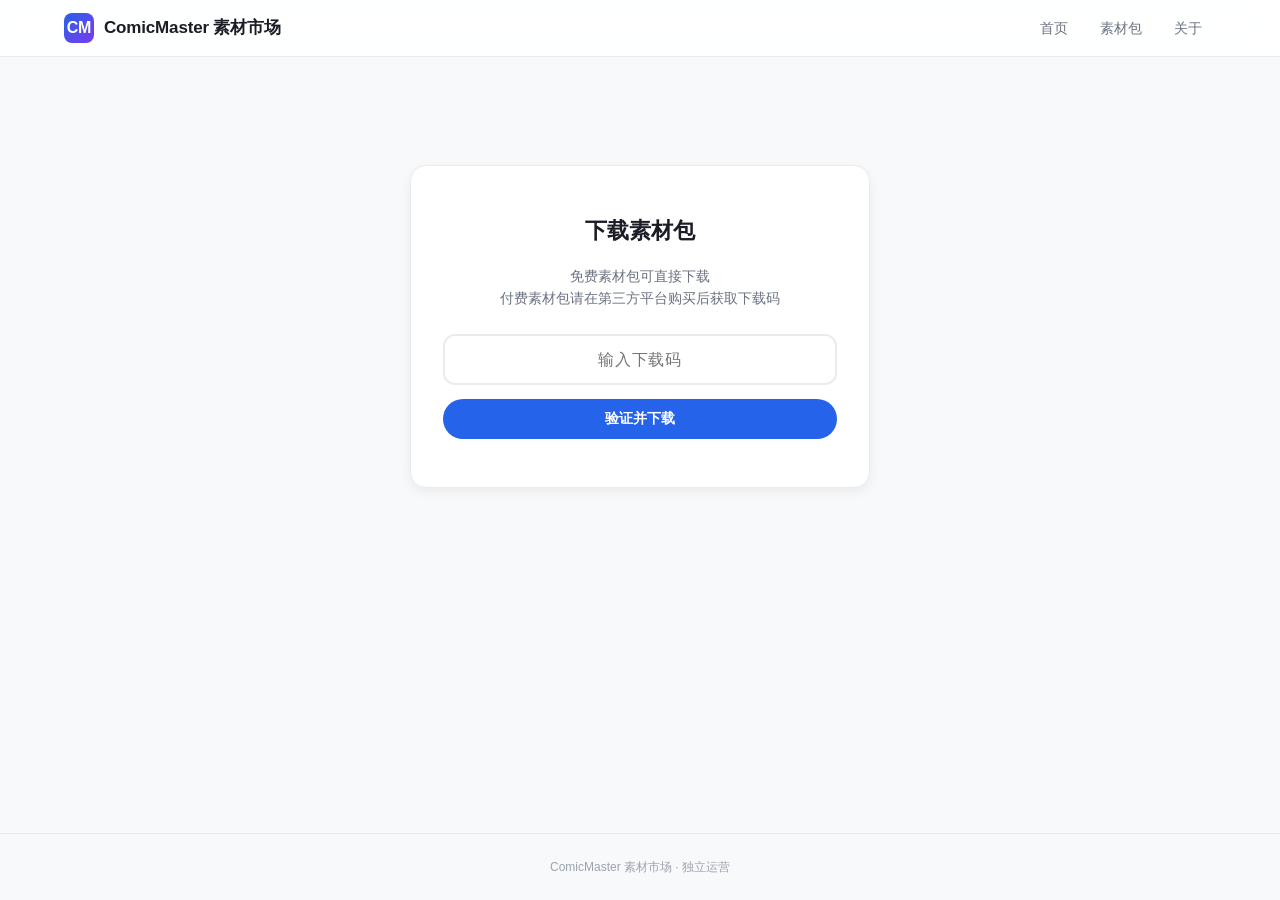
<file: public/download.html>
<!doctype html>
<html lang="zh-CN">
<head>
  <meta charset="utf-8">
  <meta name="viewport" content="width=device-width, initial-scale=1">
  <title>下载素材包 — ComicMaster 素材市场</title>
  <link rel="stylesheet" href="style.css">
</head>
<body>

<header>
  <div class="header-inner">
    <a href="/" class="header-logo">
      <span class="header-logo-icon">CM</span>
      ComicMaster 素材市场
    </a>
    <nav>
      <a href="/">首页</a>
      <a href="/packs.html">素材包</a>
      <a href="/about.html">关于</a>
    </nav>
  </div>
</header>

<main>

  <div class="download-card">
    <h2>下载素材包</h2>
    <p style="color:var(--c-text-dim);font-size:14px;margin-bottom:24px;line-height:1.6">
      免费素材包可直接下载<br>付费素材包请在第三方平台购买后获取下载码
    </p>
    <input class="download-input" id="code-input" type="text" placeholder="输入下载码" maxlength="64" autocomplete="off">
    <p class="download-error" id="error-msg">下载码无效或已过期</p>
    <button class="btn" style="margin-top:14px;width:100%;justify-content:center" id="verify-btn">验证并下载</button>

    <div class="download-success" id="success-box">
      <p style="color:var(--c-free);font-weight:700;font-size:16px;margin-bottom:12px">✓ 验证成功</p>
      <p style="color:var(--c-text-dim);font-size:14px;margin-bottom:20px" id="success-pack-name"></p>
      <a class="btn btn-lg" id="download-link" href="#" style="width:100%;justify-content:center">下载素材包</a>
      <p style="font-size:12px;color:var(--c-text-muted);margin-top:20px;line-height:1.6">
        下载后解压到 ComicMaster 的<br>
        <code style="background:#f3f4f6;padding:2px 8px;border-radius:4px;font-size:13px">input/words/</code>
        目录，刷新标签索引即可使用
      </p>
    </div>
  </div>

</main>

<footer>ComicMaster 素材市场 · 独立运营</footer>

<script src="packs.js"></script>
<script>
(function () {
  var params = new URLSearchParams(window.location.search);
  var codeFromUrl = params.get('code');
  var input = document.getElementById('code-input');
  var errorMsg = document.getElementById('error-msg');
  var successBox = document.getElementById('success-box');
  var verifyBtn = document.getElementById('verify-btn');
  var successPackName = document.getElementById('success-pack-name');
  var downloadLink = document.getElementById('download-link');

  if (codeFromUrl) {
    input.value = codeFromUrl;
    verifyCode();
  }

  verifyBtn.addEventListener('click', verifyCode);
  input.addEventListener('keydown', function (e) {
    if (e.key === 'Enter') verifyCode();
  });

  function verifyCode() {
    var code = input.value.trim();
    errorMsg.classList.remove('show');
    successBox.classList.remove('show');
    verifyBtn.style.display = '';

    if (!code) {
      errorMsg.textContent = '请输入下载码';
      errorMsg.classList.add('show');
      return;
    }

    // free packs: FREE-{slug}
    if (code.startsWith('FREE-')) {
      var slug = code.replace('FREE-', '');
      var pack = packs.find(function (p) { return p.slug === slug && p.price === 0; });
      if (pack) { showSuccess(pack); return; }
      errorMsg.textContent = '下载码无效（免费包不存在）';
      errorMsg.classList.add('show');
      return;
    }

    // demo codes: DEMO-{slug}
    if (code.startsWith('DEMO-')) {
      var slug = code.replace('DEMO-', '');
      var pack = packs.find(function (p) { return p.slug === slug; });
      if (pack) { showSuccess(pack); return; }
    }

    // 面包多 codes: MBD-* (replace with real validation)
    if (code.startsWith('MBD-') && code.length >= 12) {
      showSuccess({ name: '已购买的素材包', slug: 'purchased', file_size: '', file_path: '#' });
      return;
    }

    errorMsg.textContent = '下载码无效，请检查后重试';
    errorMsg.classList.add('show');
  }

  function showSuccess(pack) {
    successPackName.textContent = pack.name;
    downloadLink.href = pack.file_path || '#';
    if (pack.file_size) {
      downloadLink.textContent = '下载 ' + pack.file_size;
    } else {
      downloadLink.textContent = '下载素材包';
    }
    successBox.classList.add('show');
    verifyBtn.style.display = 'none';
  }
})();
</script>

</body>
</html>
</file>
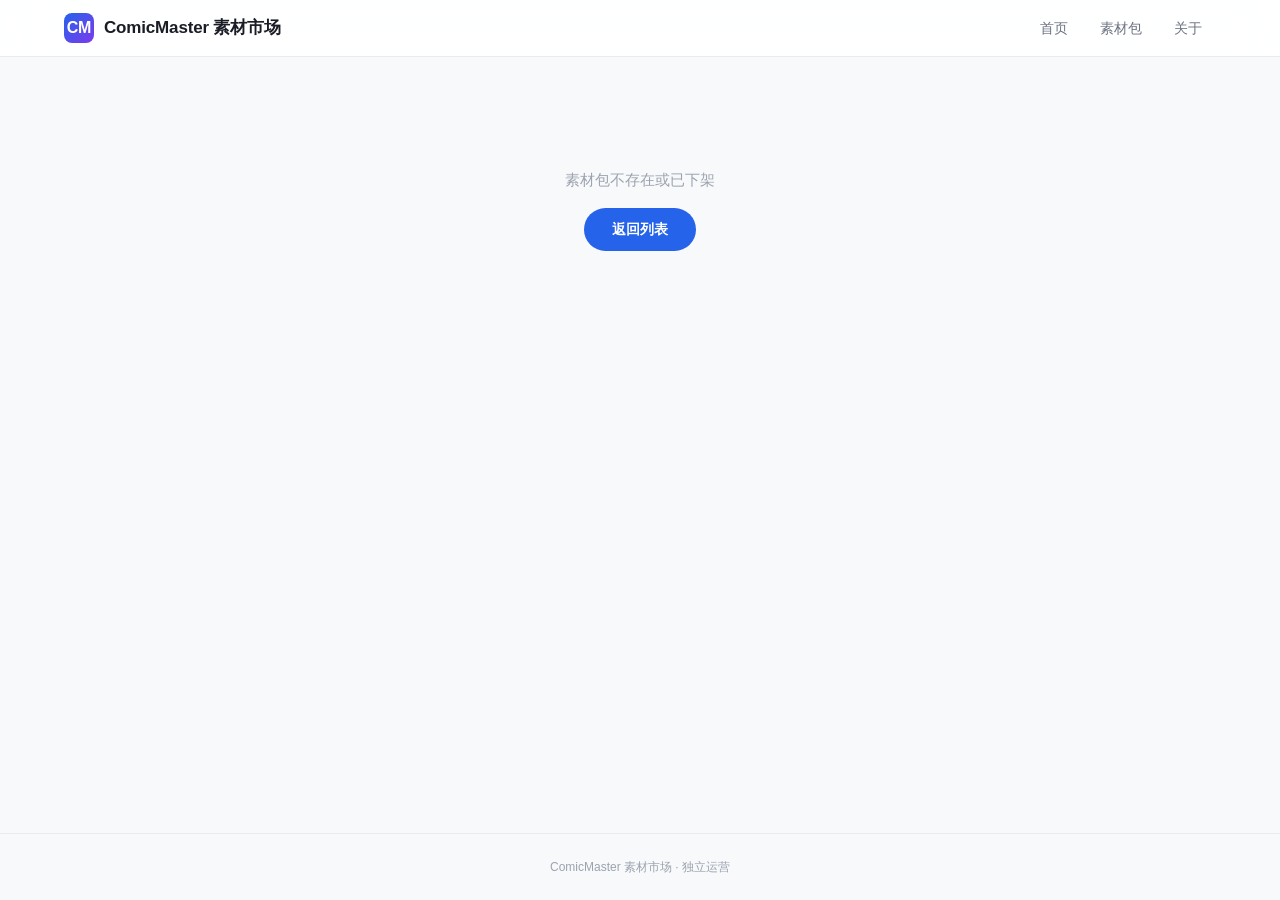
<file: public/pack.html>
<!doctype html>
<html lang="zh-CN">
<head>
  <meta charset="utf-8">
  <meta name="viewport" content="width=device-width, initial-scale=1">
  <title>素材包详情 — ComicMaster 素材市场</title>
  <link rel="stylesheet" href="style.css">
</head>
<body>

<header>
  <div class="header-inner">
    <a href="/" class="header-logo">
      <span class="header-logo-icon">CM</span>
      ComicMaster 素材市场
    </a>
    <nav>
      <a href="/">首页</a>
      <a href="/packs.html">素材包</a>
      <a href="/about.html">关于</a>
    </nav>
  </div>
</header>

<main id="detail-main"></main>

<footer>ComicMaster 素材市场 · 独立运营</footer>

<script src="packs.js"></script>
<script>
(function () {
  var params = new URLSearchParams(window.location.search);
  var slug = params.get('slug');
  var pack = packs.find(function (p) { return p.slug === slug; });

  if (!pack || !pack.is_active) {
    document.getElementById('detail-main').innerHTML =
      '<div class="empty-state"><p>素材包不存在或已下架</p><a class="btn" href="/packs.html">返回列表</a></div>';
    document.title = '未找到 — ComicMaster 素材市场';
    return;
  }

  document.title = pack.name + ' — ComicMaster 素材市场';

  // category badge
  var catClass = '';
  switch (pack.category) {
    case '分镜模板': catClass = 'cat-framing'; break;
    case '角色': catClass = 'cat-character'; break;
    case '场景': catClass = 'cat-scene'; break;
    case '特效': catClass = 'cat-effect'; break;
    default: catClass = 'cat-prop';
  }

  // tags: show first 10, fold rest
  var showTags = pack.tags.slice(0, 10);
  var hiddenTags = pack.tags.slice(10);
  var tagsHtml = showTags.map(function (t) { return '<span class="tag">' + t + '</span>'; }).join('');
  if (hiddenTags.length > 0) {
    tagsHtml += '<button class="tag-toggle" id="tag-toggle" onclick="this.style.display=\'none\';var el=document.querySelectorAll(\'.tag-hidden\');el.forEach(function(e){e.style.display=\'inline-block\'});">+ ' + hiddenTags.length + ' 个</button>';
    tagsHtml += hiddenTags.map(function (t) { return '<span class="tag tag-hidden" style="display:none">' + t + '</span>'; }).join('');
  }

  // price
  var priceClass = pack.price === 0 ? 'detail-price-lg free' : 'detail-price-lg';
  var priceText = pack.price === 0 ? '免费' : '¥' + (pack.price / 100).toFixed(1);

  // action button
  var actionHtml;
  if (pack.price === 0) {
    actionHtml = '<a class="btn btn-lg btn-free" href="download.html?code=FREE-' + pack.slug + '">免费下载</a>';
  } else if (pack.pay_link) {
    actionHtml = '<a class="btn btn-lg" href="' + pack.pay_link + '" target="_blank" rel="noopener">在第三方平台购买 ¥' + (pack.price / 100).toFixed(1) + '</a>' +
      '<p class="detail-payment-hint">跳转至第三方平台完成支付（支持微信 / 支付宝）<br>本站不处理任何支付，交易由第三方平台担保</p>';
  } else {
    actionHtml = '<button class="btn btn-lg btn-disabled" disabled>暂未上架</button>';
  }

  // previews
  var previewsHtml = '';
  if (pack.previews && pack.previews.length > 0) {
    previewsHtml = '<div class="preview-section"><h2>内容预览（' + pack.previews.length + ' 张）</h2><div class="preview-grid">' +
      pack.previews.map(function (url, i) {
        return '<img src="' + url + '" alt="预览 ' + (i + 1) + '" loading="lazy" onclick="openLightbox(\'' + url + '\')">';
      }).join('') +
      '</div></div>';
  }

  // simple markdown-ish description
  var descHtml = pack.description
    .replace(/&/g, '&amp;').replace(/</g, '&lt;').replace(/>/g, '&gt;')
    .replace(/### (.+)/g, '<h3>$1</h3>')
    .replace(/- (.+)/g, '<li>$1</li>')
    .replace(/\n\n/g, '<br><br>')
    .replace(/(<li>[\s\S]*?<\/li>)/, '<ul>$1</ul>')
    .replace(/<\/li>\s*<li>/g, '</li><li>');

  document.getElementById('detail-main').innerHTML =
    '<div class="detail-grid">' +
      '<div>' +
        '<img class="detail-cover" src="' + pack.cover_url + '" alt="' + pack.name + '">' +
        previewsHtml +
      '</div>' +
      '<div class="detail-info">' +
        '<span class="cat-badge ' + catClass + ' detail-category">' + pack.category + '</span>' +
        '<h1>' + pack.name + '</h1>' +
        '<p class="' + priceClass + '">' + priceText + '</p>' +
        '<div class="detail-meta-row">' +
          '<span>📁 ' + pack.file_size + '</span>' +
          '<span>🖼 ' + pack.file_count + ' 张图</span>' +
          '<span>📐 ' + pack.resolution + '</span>' +
        '</div>' +
        '<div class="detail-desc">' + descHtml + '</div>' +
        '<div class="detail-tags">' + tagsHtml + '</div>' +
        '<div class="detail-actions">' + actionHtml + '</div>' +
      '</div>' +
    '</div>';

  // lightbox
  var lb = document.createElement('div');
  lb.className = 'lightbox';
  lb.id = 'lightbox';
  lb.onclick = function () { lb.classList.remove('open'); };
  lb.innerHTML = '<img id="lightbox-img" src="">';
  document.body.appendChild(lb);
})();

function openLightbox(url) {
  document.getElementById('lightbox-img').src = url;
  document.getElementById('lightbox').classList.add('open');
}
</script>

</body>
</html>
</file>
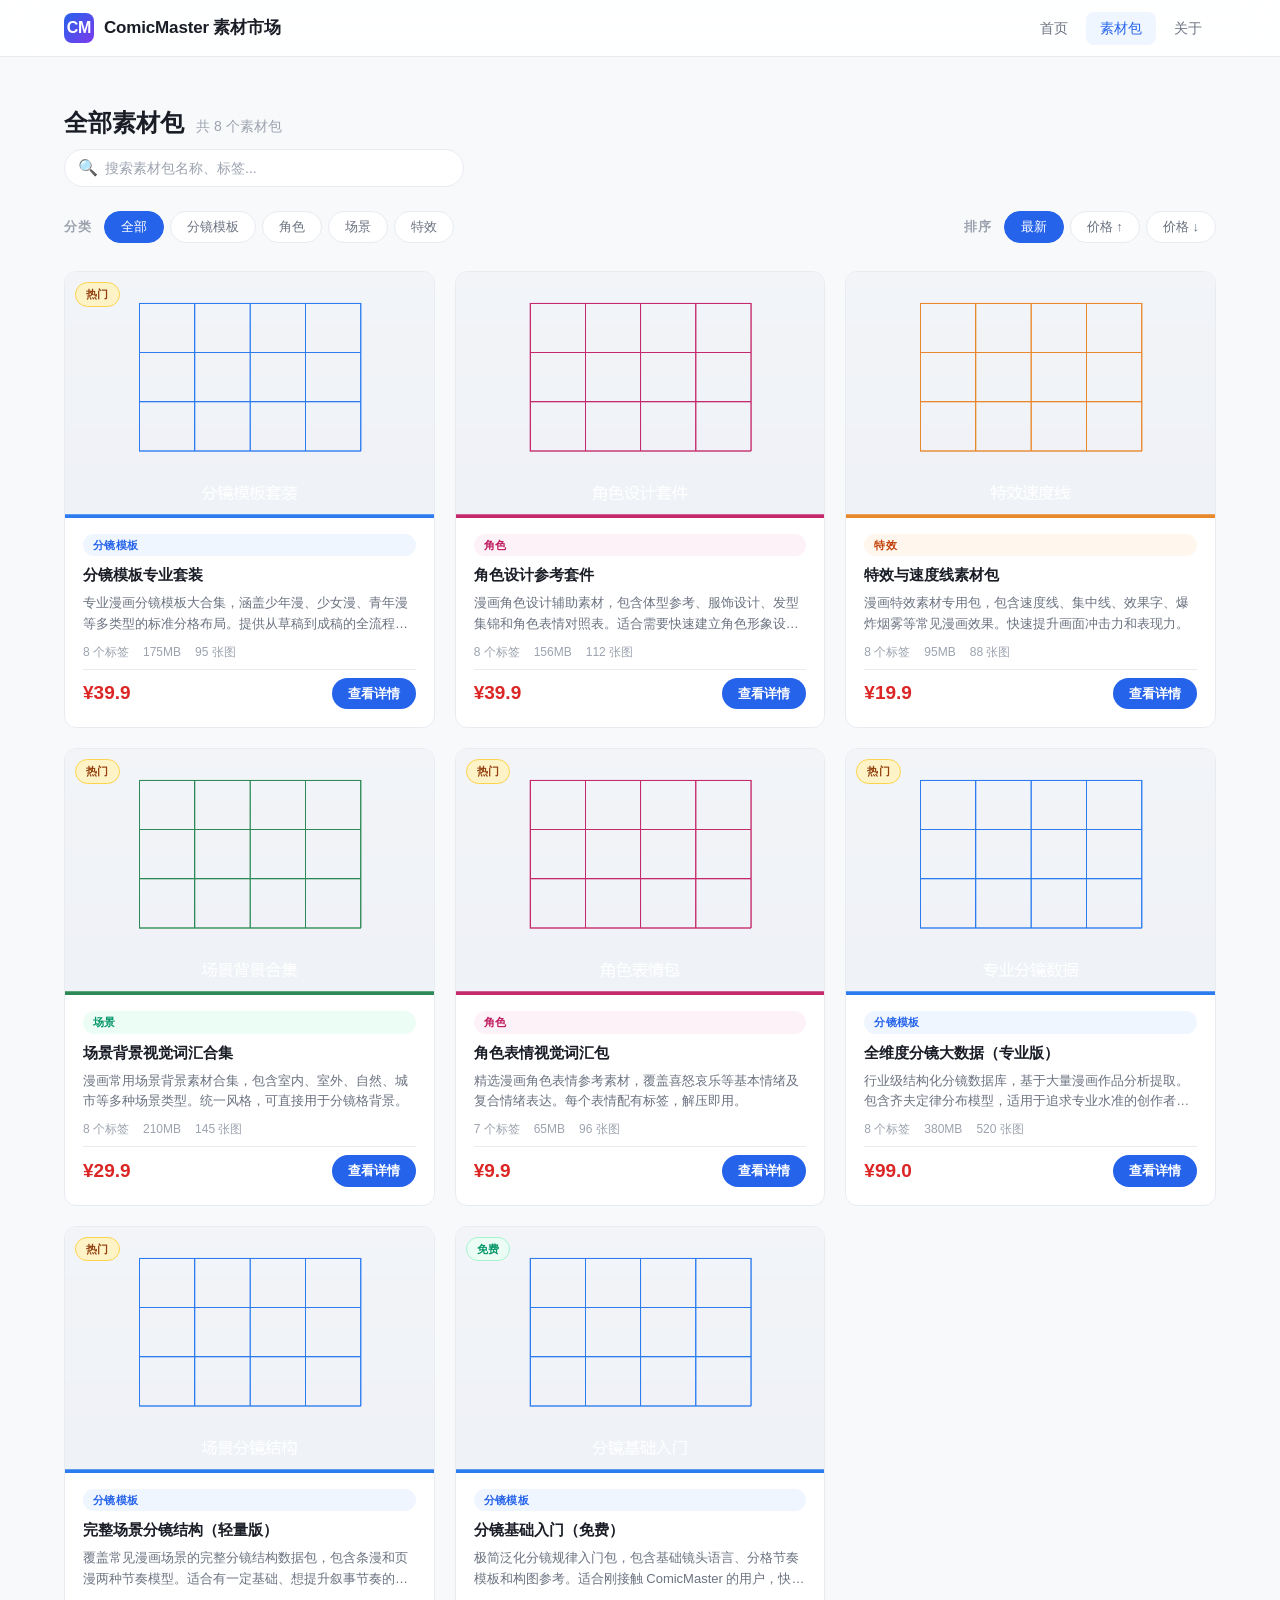
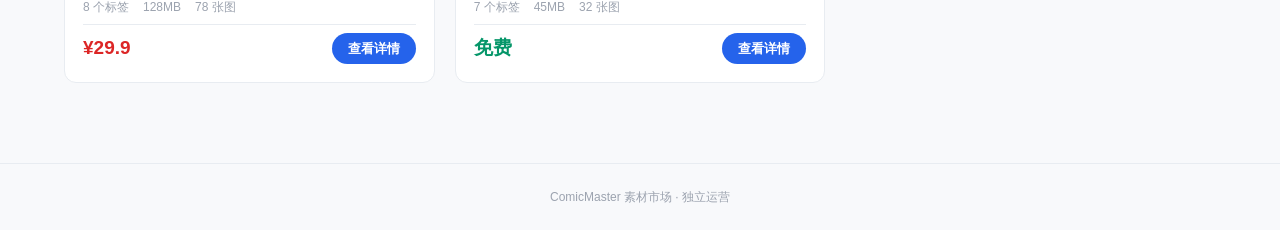
<file: public/packs.html>
<!doctype html>
<html lang="zh-CN">
<head>
  <meta charset="utf-8">
  <meta name="viewport" content="width=device-width, initial-scale=1">
  <title>素材包列表 — ComicMaster 素材市场</title>
  <link rel="stylesheet" href="style.css">
</head>
<body>

<header>
  <div class="header-inner">
    <a href="/" class="header-logo">
      <span class="header-logo-icon">CM</span>
      ComicMaster 素材市场
    </a>
    <nav>
      <a href="/">首页</a>
      <a href="/packs.html" class="current">素材包</a>
      <a href="/about.html">关于</a>
    </nav>
  </div>
</header>

<main>

  <div style="display:flex;align-items:baseline;gap:12px;margin-bottom:8px">
    <h2 style="font-size:24px;font-weight:700">全部素材包</h2>
    <span style="font-size:14px;color:var(--c-text-muted)" id="pack-count"></span>
  </div>

  <div class="search-bar">
    <span class="search-icon">🔍</span>
    <input type="text" id="search-input" placeholder="搜索素材包名称、标签..." autocomplete="off">
  </div>

  <div class="filter-bar">
    <span class="filter-label">分类</span>
    <div class="filter-pills" id="category-pills">
      <button class="pill active" data-cat="all">全部</button>
      <button class="pill" data-cat="分镜模板">分镜模板</button>
      <button class="pill" data-cat="角色">角色</button>
      <button class="pill" data-cat="场景">场景</button>
      <button class="pill" data-cat="特效">特效</button>
    </div>
    <div class="filter-spacer"></div>
    <span class="filter-label">排序</span>
    <div class="filter-pills" id="sort-pills">
      <button class="pill active" data-sort="newest">最新</button>
      <button class="pill" data-sort="price-asc">价格 ↑</button>
      <button class="pill" data-sort="price-desc">价格 ↓</button>
    </div>
  </div>

  <div class="pack-grid" id="pack-list"></div>

</main>

<footer>ComicMaster 素材市场 · 独立运营</footer>

<script src="packs.js"></script>
<script>
(function () {
  var currentCat = 'all';
  var currentSort = 'newest';
  var currentSearch = '';

  function getCatClass(cat) {
    switch (cat) {
      case '分镜模板': return 'cat-framing';
      case '角色': return 'cat-character';
      case '场景': return 'cat-scene';
      case '特效': return 'cat-effect';
      default: return 'cat-prop';
    }
  }

  function render() {
    var list = packs.filter(function (p) { return p.is_active; });

    if (currentCat !== 'all') {
      list = list.filter(function (p) { return p.category === currentCat; });
    }

    if (currentSearch) {
      var q = currentSearch.toLowerCase();
      list = list.filter(function (p) {
        return p.name.toLowerCase().indexOf(q) !== -1 ||
               p.tags.some(function (t) { return t.toLowerCase().indexOf(q) !== -1; }) ||
               p.category.toLowerCase().indexOf(q) !== -1;
      });
    }

    if (currentSort === 'newest') {
      list.sort(function (a, b) { return b.created_at.localeCompare(a.created_at); });
    } else if (currentSort === 'price-asc') {
      list.sort(function (a, b) { return a.price - b.price; });
    } else if (currentSort === 'price-desc') {
      list.sort(function (a, b) { return b.price - a.price; });
    }

    document.getElementById('pack-count').textContent = '共 ' + list.length + ' 个素材包';

    if (!list.length) {
      document.getElementById('pack-list').innerHTML = '<div class="empty-state"><p>没有匹配的素材包</p></div>';
      return;
    }

    var html = '';
    list.forEach(function (pack) {
      var catClass = getCatClass(pack.category);

      var badge = '';
      if (pack.price === 0) badge = '<span class="pack-card-badge badge-free">免费</span>';
      else if (pack.is_featured) badge = '<span class="pack-card-badge badge-hot">热门</span>';

      var priceStr = pack.price === 0
        ? '<span class="pack-card-price free">免费</span>'
        : '<span class="pack-card-price">¥' + (pack.price / 100).toFixed(1) + '</span>';

      html += '<div class="pack-card">' +
        '<div class="pack-card-image-wrap">' +
          '<img src="' + pack.cover_url + '" alt="' + pack.name + '" loading="lazy">' +
          badge +
        '</div>' +
        '<div class="pack-card-body">' +
          '<span class="cat-badge ' + catClass + '">' + pack.category + '</span>' +
          '<h3><a href="pack.html?slug=' + pack.slug + '">' + pack.name + '</a></h3>' +
          '<p class="pack-card-desc">' + pack.description.split('\n')[0] + '</p>' +
          '<div class="pack-card-meta">' +
            '<span>' + pack.tags.length + ' 个标签</span>' +
            '<span>' + pack.file_size + '</span>' +
            '<span>' + pack.file_count + ' 张图</span>' +
          '</div>' +
          '<div class="pack-card-bottom">' +
            priceStr +
            '<a class="btn btn-sm" href="pack.html?slug=' + pack.slug + '">查看详情</a>' +
          '</div>' +
        '</div>' +
      '</div>';
    });
    document.getElementById('pack-list').innerHTML = html;
  }

  document.getElementById('category-pills').addEventListener('click', function (e) {
    if (e.target.tagName !== 'BUTTON') return;
    currentCat = e.target.dataset.cat;
    document.querySelectorAll('#category-pills .pill').forEach(function (c) { c.classList.remove('active'); });
    e.target.classList.add('active');
    render();
  });

  document.getElementById('sort-pills').addEventListener('click', function (e) {
    if (e.target.tagName !== 'BUTTON') return;
    currentSort = e.target.dataset.sort;
    document.querySelectorAll('#sort-pills .pill').forEach(function (c) { c.classList.remove('active'); });
    e.target.classList.add('active');
    render();
  });

  var searchTimer;
  document.getElementById('search-input').addEventListener('input', function () {
    clearTimeout(searchTimer);
    var self = this;
    searchTimer = setTimeout(function () {
      currentSearch = self.value.trim();
      render();
    }, 200);
  });

  render();
})();
</script>

</body>
</html>
</file>
<file: docs/style.css>
/* ============================================================
   ComicMaster Material Library — Professional Asset Store Style
   Inspired by CSP Assets, Unity Asset Store, ArtStation
   ============================================================ */

/* ---- reset & base ---- */
*, *::before, *::after { box-sizing: border-box; margin: 0; padding: 0; }

:root {
  --c-bg:        #f8f9fb;
  --c-surface:   #ffffff;
  --c-border:    #e8ecf1;
  --c-text:      #1a1d26;
  --c-text-dim:  #6b7280;
  --c-text-muted:#9ca3af;
  --c-accent:    #2563eb;
  --c-accent-hv: #1d4ed8;
  --c-accent-lt: #eff6ff;
  --c-price:     #dc2626;
  --c-free:      #059669;
  --c-free-bg:   #ecfdf5;
  --c-star:      #f59e0b;
  --shadow-sm:   0 1px 2px rgba(0,0,0,0.04);
  --shadow-md:   0 4px 12px rgba(0,0,0,0.06);
  --shadow-lg:   0 12px 32px rgba(0,0,0,0.1);
  --radius-sm:   8px;
  --radius-md:   12px;
  --radius-lg:   16px;
  --font:        "Inter", "Segoe UI", "PingFang SC", "Microsoft YaHei", sans-serif;
  --max-w:       1200px;
}

html { font-size: 16px; -webkit-font-smoothing: antialiased; }

body {
  font-family: var(--font);
  color: var(--c-text);
  background: var(--c-bg);
  min-height: 100vh;
  display: grid;
  grid-template-rows: auto 1fr auto;
  line-height: 1.5;
}

a { color: inherit; text-decoration: none; }
img { display: block; max-width: 100%; }
button { font-family: inherit; cursor: pointer; }
input { font-family: inherit; }

/* ---- header ---- */

header {
  position: sticky; top: 0; z-index: 100;
  background: rgba(255,255,255,0.88);
  backdrop-filter: blur(16px) saturate(180%);
  border-bottom: 1px solid var(--c-border);
}

.header-inner {
  max-width: var(--max-w); margin: 0 auto;
  display: flex; align-items: center; justify-content: space-between;
  height: 56px; padding: 0 24px;
}

.header-logo {
  display: flex; align-items: center; gap: 10px;
  font-size: 17px; font-weight: 700;
  letter-spacing: -0.01em; color: var(--c-text);
  transition: opacity 0.2s;
}
.header-logo:hover { opacity: 0.7; }

.header-logo-icon {
  width: 30px; height: 30px;
  background: linear-gradient(135deg, var(--c-accent), #7c3aed);
  border-radius: var(--radius-sm);
  display: flex; align-items: center; justify-content: center;
  color: #fff; font-size: 16px;
}

nav { display: flex; gap: 4px; }
nav a {
  padding: 6px 14px; font-size: 14px; font-weight: 500;
  color: var(--c-text-dim); border-radius: 8px;
  transition: all 0.18s;
}
nav a:hover { color: var(--c-accent); background: var(--c-accent-lt); }
nav a.current { color: var(--c-accent); background: var(--c-accent-lt); }

/* ---- main ---- */

main { max-width: var(--max-w); margin: 0 auto; padding: 48px 24px 80px; width: 100%; }

/* ---- hero ---- */

.hero {
  text-align: center; padding: 64px 0 48px;
}

.hero h1 {
  font-size: 40px; font-weight: 800; letter-spacing: -0.03em;
  line-height: 1.15; margin-bottom: 12px;
  background: linear-gradient(135deg, #1a1d26 0%, #3b3f50 100%);
  -webkit-background-clip: text; -webkit-text-fill-color: transparent;
}

.hero p {
  font-size: 17px; color: var(--c-text-dim);
  line-height: 1.7; max-width: 520px; margin: 0 auto 32px;
}

/* ---- buttons ---- */

.btn {
  display: inline-flex; align-items: center; gap: 6px;
  padding: 11px 28px; font-size: 14px; font-weight: 600;
  color: #fff; background: var(--c-accent);
  border-radius: 999px; border: none;
  transition: all 0.2s; white-space: nowrap;
}
.btn:hover { background: var(--c-accent-hv); transform: translateY(-1px); box-shadow: 0 8px 24px rgba(37,99,235,0.25); }

.btn-outline {
  background: #fff; color: var(--c-accent);
  border: 1.5px solid #d1d5db;
}
.btn-outline:hover { background: var(--c-accent-lt); border-color: var(--c-accent); box-shadow: 0 4px 12px rgba(37,99,235,0.12); }

.btn-sm  { padding: 6px 16px; font-size: 13px; }
.btn-lg  { padding: 15px 40px; font-size: 16px; }

.btn-free { background: linear-gradient(135deg, #059669, #047857); }
.btn-free:hover { box-shadow: 0 8px 24px rgba(5,150,105,0.25); }

.btn-disabled { background: #d1d5db; color: #9ca3af; pointer-events: none; }

/* ---- features (3-col) ---- */

.features {
  display: grid; grid-template-columns: repeat(3, 1fr); gap: 16px;
  margin-top: 20px;
}

.feature {
  padding: 32px 24px; border-radius: var(--radius-md);
  border: 1px solid var(--c-border); background: var(--c-surface);
  text-align: center; transition: box-shadow 0.2s;
}
.feature:hover { box-shadow: var(--shadow-md); }

.feature-icon {
  font-size: 28px; margin-bottom: 12px;
  width: 52px; height: 52px; line-height: 52px;
  border-radius: 50%; margin-left: auto; margin-right: auto;
}
.feature-icon.tags   { background: #eff6ff; }
.feature-icon.format { background: #fef3c7; }
.feature-icon.update { background: #ecfdf5; }

.feature strong { display: block; font-size: 15px; margin-bottom: 6px; }
.feature p { margin: 0; color: var(--c-text-dim); font-size: 13px; line-height: 1.6; }

/* ---- section titles ---- */

.section-title {
  font-size: 24px; font-weight: 700; letter-spacing: -0.02em;
  margin: 64px 0 24px;
  display: flex; align-items: baseline; gap: 12px;
}
.section-title .count {
  font-size: 14px; font-weight: 400; color: var(--c-text-muted);
}

/* ---- search ---- */

.search-bar {
  position: relative; max-width: 400px; margin-bottom: 24px;
}

.search-bar input {
  width: 100%; padding: 10px 16px 10px 40px;
  font-size: 14px; border: 1.5px solid var(--c-border);
  border-radius: 999px; background: var(--c-surface);
  outline: none; transition: border-color 0.2s, box-shadow 0.2s;
}
.search-bar input:focus { border-color: var(--c-accent); box-shadow: 0 0 0 3px rgba(37,99,235,0.1); }
.search-bar input::placeholder { color: var(--c-text-muted); }

.search-bar .search-icon {
  position: absolute; left: 14px; top: 50%; transform: translateY(-50%);
  color: var(--c-text-muted); font-size: 16px; pointer-events: none;
}

/* ---- pack cards grid ---- */

.pack-grid {
  display: grid;
  grid-template-columns: repeat(auto-fill, minmax(280px, 1fr));
  gap: 20px;
}

.pack-card {
  border-radius: var(--radius-md); overflow: hidden;
  border: 1px solid var(--c-border); background: var(--c-surface);
  transition: transform 0.2s, box-shadow 0.2s;
  display: flex; flex-direction: column;
}
.pack-card:hover {
  transform: translateY(-4px);
  box-shadow: var(--shadow-lg);
}

.pack-card-image-wrap {
  position: relative; overflow: hidden;
  aspect-ratio: 3/2; background: #eef1f6;
}

.pack-card-image-wrap img {
  width: 100%; height: 100%; object-fit: cover;
  transition: transform 0.35s;
}
.pack-card:hover .pack-card-image-wrap img { transform: scale(1.05); }

.pack-card-badge {
  position: absolute; top: 10px; left: 10px;
  padding: 3px 10px; font-size: 11px; font-weight: 700;
  border-radius: 999px; letter-spacing: 0.03em;
  text-transform: uppercase;
}

.badge-free {
  background: var(--c-free-bg); color: var(--c-free);
  border: 1px solid #a7f3d0;
}

.badge-hot {
  background: #fef3c7; color: #92400e;
  border: 1px solid #fcd34d;
}

.pack-card-body {
  padding: 16px 18px 18px; flex: 1;
  display: flex; flex-direction: column; gap: 8px;
}

.pack-card-body h3 {
  font-size: 15px; font-weight: 700; line-height: 1.4;
  display: -webkit-box; -webkit-line-clamp: 2; -webkit-box-orient: vertical; overflow: hidden;
}
.pack-card-body h3 a:hover { color: var(--c-accent); }

.pack-card-desc {
  font-size: 13px; color: var(--c-text-dim);
  line-height: 1.6; flex: 1;
  display: -webkit-box; -webkit-line-clamp: 2; -webkit-box-orient: vertical; overflow: hidden;
}

.pack-card-meta {
  display: flex; gap: 14px; font-size: 12px; color: var(--c-text-muted);
}

.pack-card-bottom {
  display: flex; align-items: center; justify-content: space-between;
  padding-top: 8px; border-top: 1px solid var(--c-border);
}

.pack-card-price {
  font-size: 19px; font-weight: 800; color: var(--c-price);
}
.pack-card-price.free { color: var(--c-free); }
.pack-card-price.donation { color: #7c3aed; font-size: 14px; font-weight: 600; }

/* ---- category badge ---- */

.cat-badge {
  display: inline-block; padding: 3px 10px;
  font-size: 11px; font-weight: 600; border-radius: 999px;
  letter-spacing: 0.03em;
}

.cat-framing   { background: #eff6ff; color: #2563eb; }
.cat-character { background: #fdf2f8; color: #be185d; }
.cat-scene     { background: #ecfdf5; color: #059669; }
.cat-effect    { background: #fff7ed; color: #c2410c; }
.cat-prop      { background: #f5f3ff; color: #6d28d9; }

/* ---- filters ---- */

.filter-bar {
  display: flex; flex-wrap: wrap; align-items: center; gap: 12px;
  margin-bottom: 28px;
}

.filter-label {
  font-size: 13px; font-weight: 600; color: var(--c-text-muted);
  text-transform: uppercase; letter-spacing: 0.06em;
}

.filter-pills {
  display: flex; flex-wrap: wrap; gap: 6px;
}

.pill {
  padding: 6px 16px; font-size: 13px; font-weight: 500;
  border-radius: 999px; border: 1.5px solid var(--c-border);
  background: var(--c-surface); color: var(--c-text-dim);
  transition: all 0.18s;
}
.pill:hover { border-color: var(--c-accent); color: var(--c-accent); }
.pill.active {
  background: var(--c-accent); color: #fff;
  border-color: var(--c-accent);
}

.filter-spacer { flex: 1; }

/* ---- pack detail ---- */

.detail-grid {
  display: grid; grid-template-columns: 1fr 1fr; gap: 48px; align-items: start;
}

.detail-cover {
  width: 100%; border-radius: var(--radius-md);
  border: 1px solid var(--c-border); box-shadow: var(--shadow-md);
}

.detail-info h1 {
  font-size: 28px; font-weight: 800; letter-spacing: -0.02em;
  line-height: 1.2; margin-bottom: 4px;
}

.detail-category {
  display: inline-block; margin-bottom: 8px;
}

.detail-price-lg {
  font-size: 32px; font-weight: 800; color: #7c3aed; margin-bottom: 16px;
}
.detail-price-lg.free { color: var(--c-free); }

.detail-meta-row {
  display: flex; flex-wrap: wrap; gap: 20px;
  margin-bottom: 20px; font-size: 14px; color: var(--c-text-dim);
}
.detail-meta-row span {
  display: flex; align-items: center; gap: 6px;
}

.detail-desc {
  color: #374151; line-height: 1.8; font-size: 14px; margin-bottom: 20px;
}
.detail-desc h3 { font-size: 15px; font-weight: 700; margin: 16px 0 6px; }
.detail-desc li  { margin-left: 18px; margin-bottom: 2px; }

.detail-tags {
  display: flex; flex-wrap: wrap; gap: 6px; margin-bottom: 28px;
}

.tag {
  padding: 4px 12px; font-size: 12px; font-weight: 500;
  border-radius: 999px; background: #f3f4f6; color: var(--c-text-dim);
}

.tag-toggle {
  padding: 4px 12px; font-size: 12px; font-weight: 500;
  border-radius: 999px; background: none; border: 1.5px dashed #d1d5db;
  color: var(--c-text-muted); cursor: pointer;
}
.tag-toggle:hover { border-color: var(--c-accent); color: var(--c-accent); }

.detail-actions {
  display: flex; gap: 12px; align-items: center; flex-wrap: wrap;
}

.detail-payment-hint {
  font-size: 12px; color: var(--c-text-muted); margin-top: 10px;
  line-height: 1.6;
}

/* ---- donation section ---- */

.donation-section {
  margin-top: 24px; padding: 24px;
  border-radius: var(--radius-md);
  border: 1px solid var(--c-border); background: #fafbfc;
}

.donation-title {
  font-size: 17px; font-weight: 700;
  margin-bottom: 4px;
}

.donation-suggest {
  color: #7c3aed; font-size: 20px; font-weight: 800;
}

.donation-hint {
  font-size: 13px; color: var(--c-text-dim); margin-bottom: 20px;
}

.payment-qrcodes {
  display: flex; gap: 16px;
}

.payment-qr {
  flex: 1; text-align: center;
  padding: 16px 12px; border-radius: var(--radius-sm);
  border: 1px solid var(--c-border); background: #fff;
}

.payment-qr img {
  width: 100%; max-width: 180px; margin: 0 auto 8px;
  border-radius: var(--radius-sm); border: 1px solid var(--c-border);
}

.payment-qr span {
  font-size: 12px; font-weight: 600; color: var(--c-text-dim);
}

/* ---- pan card ---- */

.pan-card {
  margin-top: 16px; padding: 20px;
  border-radius: var(--radius-md);
  border: 1px solid #a7f3d0; background: #f0fdf4;
}

.pan-label {
  font-size: 14px; font-weight: 700; color: #065f46;
  margin-bottom: 12px;
}

.pan-row {
  display: flex; align-items: center; gap: 10px;
  margin-bottom: 8px;
}

.pan-link-label {
  font-size: 13px; font-weight: 600; color: var(--c-text-dim);
  min-width: 48px;
}

.pan-code {
  flex: 1; font-size: 12px; font-family: "SF Mono", "Cascadia Code", "Consolas", monospace;
  padding: 6px 10px; background: #fff; border-radius: 4px;
  color: var(--c-text); word-break: break-all;
  border: 1px solid var(--c-border);
}

.pan-code-lg {
  font-size: 18px; letter-spacing: 0.12em; text-align: center;
}

.pan-note {
  font-size: 12px; color: #065f46; margin-top: 12px;
  line-height: 1.6;
}

.btn-copied {
  background: #059669 !important; color: #fff !important;
  border-color: #059669 !important;
}

/* ---- preview gallery ---- */

.preview-section { margin-top: 56px; }

.preview-section h2 {
  font-size: 20px; font-weight: 700; margin-bottom: 20px;
}

.preview-grid {
  display: grid;
  grid-template-columns: repeat(auto-fill, minmax(220px, 1fr));
  gap: 12px;
}

.preview-grid img {
  width: 100%; border-radius: var(--radius-sm);
  border: 1px solid var(--c-border); cursor: pointer;
  transition: transform 0.2s, box-shadow 0.2s;
}
.preview-grid img:hover { transform: scale(1.04); box-shadow: var(--shadow-lg); }

/* ---- lightbox ---- */

.lightbox {
  display: none; position: fixed; inset: 0; z-index: 200;
  background: rgba(0,0,0,0.9); align-items: center; justify-content: center;
  cursor: pointer;
}
.lightbox.open { display: flex; }
.lightbox img { max-width: 92vw; max-height: 92vh; border-radius: 8px; }

/* ---- download page ---- */

.download-card {
  max-width: 460px; margin: 60px auto; text-align: center;
  padding: 48px 32px; border-radius: var(--radius-lg);
  border: 1px solid var(--c-border); background: var(--c-surface);
  box-shadow: var(--shadow-md);
}

.download-card h2 { font-size: 22px; font-weight: 700; margin-bottom: 18px; }

.download-input {
  width: 100%; padding: 14px 16px; font-size: 16px;
  border: 2px solid var(--c-border); border-radius: var(--radius-md);
  text-align: center; font-family: "SF Mono", "Cascadia Code", "Consolas", monospace;
  letter-spacing: 0.06em; outline: none; transition: border-color 0.2s;
}
.download-input:focus { border-color: var(--c-accent); }

.download-error {
  color: #dc2626; font-size: 13px; margin-top: 8px; display: none;
}
.download-error.show { display: block; }

.download-success { display: none; margin-top: 20px; }
.download-success.show { display: block; }

/* ---- about ---- */

.about-content { max-width: 700px; }

.about-content h2 { font-size: 24px; font-weight: 700; margin-bottom: 12px; }
.about-content h3 { font-size: 17px; font-weight: 700; margin: 32px 0 8px; }
.about-content p, .about-content li {
  color: var(--c-text-dim); line-height: 1.8; font-size: 14px;
}
.about-content ul, .about-content ol { padding-left: 18px; }
.about-content code {
  background: #f3f4f6; padding: 2px 8px; border-radius: 4px;
  font-size: 13px; font-family: "SF Mono", "Cascadia Code", "Consolas", monospace;
}

/* ---- usage steps ---- */

.usage-steps {
  display: grid; grid-template-columns: repeat(4, 1fr); gap: 16px;
  margin-top: 32px;
}

.usage-step {
  text-align: center; padding: 28px 16px;
  border-radius: var(--radius-md); border: 1px solid var(--c-border);
  background: var(--c-surface); transition: box-shadow 0.2s;
}
.usage-step:hover { box-shadow: var(--shadow-md); }

.usage-step .step-num {
  width: 40px; height: 40px; line-height: 40px; border-radius: 50%;
  background: var(--c-accent-lt); color: var(--c-accent);
  font-weight: 800; font-size: 17px; margin: 0 auto 12px;
}

.usage-step strong { display: block; font-size: 14px; margin-bottom: 4px; }
.usage-step p { color: var(--c-text-dim); font-size: 13px; line-height: 1.5; }

/* ---- empty state ---- */

.empty-state {
  text-align: center; padding: 64px 20px;
  color: var(--c-text-muted);
}
.empty-state p { font-size: 15px; }
.empty-state .btn { margin-top: 16px; }

/* ---- footer ---- */

footer {
  text-align: center; padding: 24px;
  color: var(--c-text-muted); font-size: 12px;
  border-top: 1px solid var(--c-border);
}

/* ---- responsive ---- */

@media (max-width: 768px) {
  .detail-grid { grid-template-columns: 1fr; gap: 24px; }
  .features { grid-template-columns: 1fr; }
  .usage-steps { grid-template-columns: 1fr 1fr; }
  .pack-grid { grid-template-columns: 1fr; }
  .hero h1 { font-size: 28px; }
  .header-inner { padding: 0 12px; }
  nav a { font-size: 13px; padding: 5px 8px; }
  .filter-bar { flex-direction: column; align-items: flex-start; }
}
</file>
<file: public/style.css>
/* ============================================================
   ComicMaster Material Market — Professional Asset Store Style
   Inspired by CSP Assets, Unity Asset Store, ArtStation
   ============================================================ */

/* ---- reset & base ---- */
*, *::before, *::after { box-sizing: border-box; margin: 0; padding: 0; }

:root {
  --c-bg:        #f8f9fb;
  --c-surface:   #ffffff;
  --c-border:    #e8ecf1;
  --c-text:      #1a1d26;
  --c-text-dim:  #6b7280;
  --c-text-muted:#9ca3af;
  --c-accent:    #2563eb;
  --c-accent-hv: #1d4ed8;
  --c-accent-lt: #eff6ff;
  --c-price:     #dc2626;
  --c-free:      #059669;
  --c-free-bg:   #ecfdf5;
  --c-star:      #f59e0b;
  --shadow-sm:   0 1px 2px rgba(0,0,0,0.04);
  --shadow-md:   0 4px 12px rgba(0,0,0,0.06);
  --shadow-lg:   0 12px 32px rgba(0,0,0,0.1);
  --radius-sm:   8px;
  --radius-md:   12px;
  --radius-lg:   16px;
  --font:        "Inter", "Segoe UI", "PingFang SC", "Microsoft YaHei", sans-serif;
  --max-w:       1200px;
}

html { font-size: 16px; -webkit-font-smoothing: antialiased; }

body {
  font-family: var(--font);
  color: var(--c-text);
  background: var(--c-bg);
  min-height: 100vh;
  display: grid;
  grid-template-rows: auto 1fr auto;
  line-height: 1.5;
}

a { color: inherit; text-decoration: none; }
img { display: block; max-width: 100%; }
button { font-family: inherit; cursor: pointer; }
input { font-family: inherit; }

/* ---- header ---- */

header {
  position: sticky; top: 0; z-index: 100;
  background: rgba(255,255,255,0.88);
  backdrop-filter: blur(16px) saturate(180%);
  border-bottom: 1px solid var(--c-border);
}

.header-inner {
  max-width: var(--max-w); margin: 0 auto;
  display: flex; align-items: center; justify-content: space-between;
  height: 56px; padding: 0 24px;
}

.header-logo {
  display: flex; align-items: center; gap: 10px;
  font-size: 17px; font-weight: 700;
  letter-spacing: -0.01em; color: var(--c-text);
  transition: opacity 0.2s;
}
.header-logo:hover { opacity: 0.7; }

.header-logo-icon {
  width: 30px; height: 30px;
  background: linear-gradient(135deg, var(--c-accent), #7c3aed);
  border-radius: var(--radius-sm);
  display: flex; align-items: center; justify-content: center;
  color: #fff; font-size: 16px;
}

nav { display: flex; gap: 4px; }
nav a {
  padding: 6px 14px; font-size: 14px; font-weight: 500;
  color: var(--c-text-dim); border-radius: 8px;
  transition: all 0.18s;
}
nav a:hover { color: var(--c-accent); background: var(--c-accent-lt); }
nav a.current { color: var(--c-accent); background: var(--c-accent-lt); }

/* ---- main ---- */

main { max-width: var(--max-w); margin: 0 auto; padding: 48px 24px 80px; width: 100%; }

/* ---- hero ---- */

.hero {
  text-align: center; padding: 64px 0 48px;
}

.hero h1 {
  font-size: 40px; font-weight: 800; letter-spacing: -0.03em;
  line-height: 1.15; margin-bottom: 12px;
  background: linear-gradient(135deg, #1a1d26 0%, #3b3f50 100%);
  -webkit-background-clip: text; -webkit-text-fill-color: transparent;
}

.hero p {
  font-size: 17px; color: var(--c-text-dim);
  line-height: 1.7; max-width: 520px; margin: 0 auto 32px;
}

/* ---- buttons ---- */

.btn {
  display: inline-flex; align-items: center; gap: 6px;
  padding: 11px 28px; font-size: 14px; font-weight: 600;
  color: #fff; background: var(--c-accent);
  border-radius: 999px; border: none;
  transition: all 0.2s; white-space: nowrap;
}
.btn:hover { background: var(--c-accent-hv); transform: translateY(-1px); box-shadow: 0 8px 24px rgba(37,99,235,0.25); }

.btn-outline {
  background: #fff; color: var(--c-accent);
  border: 1.5px solid #d1d5db;
}
.btn-outline:hover { background: var(--c-accent-lt); border-color: var(--c-accent); box-shadow: 0 4px 12px rgba(37,99,235,0.12); }

.btn-sm  { padding: 6px 16px; font-size: 13px; }
.btn-lg  { padding: 15px 40px; font-size: 16px; }

.btn-free { background: linear-gradient(135deg, #059669, #047857); }
.btn-free:hover { box-shadow: 0 8px 24px rgba(5,150,105,0.25); }

.btn-disabled { background: #d1d5db; color: #9ca3af; pointer-events: none; }

/* ---- features (3-col) ---- */

.features {
  display: grid; grid-template-columns: repeat(3, 1fr); gap: 16px;
  margin-top: 20px;
}

.feature {
  padding: 32px 24px; border-radius: var(--radius-md);
  border: 1px solid var(--c-border); background: var(--c-surface);
  text-align: center; transition: box-shadow 0.2s;
}
.feature:hover { box-shadow: var(--shadow-md); }

.feature-icon {
  font-size: 28px; margin-bottom: 12px;
  width: 52px; height: 52px; line-height: 52px;
  border-radius: 50%; margin-left: auto; margin-right: auto;
}
.feature-icon.tags   { background: #eff6ff; }
.feature-icon.format { background: #fef3c7; }
.feature-icon.update { background: #ecfdf5; }

.feature strong { display: block; font-size: 15px; margin-bottom: 6px; }
.feature p { margin: 0; color: var(--c-text-dim); font-size: 13px; line-height: 1.6; }

/* ---- section titles ---- */

.section-title {
  font-size: 24px; font-weight: 700; letter-spacing: -0.02em;
  margin: 64px 0 24px;
  display: flex; align-items: baseline; gap: 12px;
}
.section-title .count {
  font-size: 14px; font-weight: 400; color: var(--c-text-muted);
}

/* ---- search ---- */

.search-bar {
  position: relative; max-width: 400px; margin-bottom: 24px;
}

.search-bar input {
  width: 100%; padding: 10px 16px 10px 40px;
  font-size: 14px; border: 1.5px solid var(--c-border);
  border-radius: 999px; background: var(--c-surface);
  outline: none; transition: border-color 0.2s, box-shadow 0.2s;
}
.search-bar input:focus { border-color: var(--c-accent); box-shadow: 0 0 0 3px rgba(37,99,235,0.1); }
.search-bar input::placeholder { color: var(--c-text-muted); }

.search-bar .search-icon {
  position: absolute; left: 14px; top: 50%; transform: translateY(-50%);
  color: var(--c-text-muted); font-size: 16px; pointer-events: none;
}

/* ---- pack cards grid ---- */

.pack-grid {
  display: grid;
  grid-template-columns: repeat(auto-fill, minmax(280px, 1fr));
  gap: 20px;
}

.pack-card {
  border-radius: var(--radius-md); overflow: hidden;
  border: 1px solid var(--c-border); background: var(--c-surface);
  transition: transform 0.2s, box-shadow 0.2s;
  display: flex; flex-direction: column;
}
.pack-card:hover {
  transform: translateY(-4px);
  box-shadow: var(--shadow-lg);
}

.pack-card-image-wrap {
  position: relative; overflow: hidden;
  aspect-ratio: 3/2; background: #eef1f6;
}

.pack-card-image-wrap img {
  width: 100%; height: 100%; object-fit: cover;
  transition: transform 0.35s;
}
.pack-card:hover .pack-card-image-wrap img { transform: scale(1.05); }

.pack-card-badge {
  position: absolute; top: 10px; left: 10px;
  padding: 3px 10px; font-size: 11px; font-weight: 700;
  border-radius: 999px; letter-spacing: 0.03em;
  text-transform: uppercase;
}

.badge-free {
  background: var(--c-free-bg); color: var(--c-free);
  border: 1px solid #a7f3d0;
}

.badge-hot {
  background: #fef3c7; color: #92400e;
  border: 1px solid #fcd34d;
}

.pack-card-body {
  padding: 16px 18px 18px; flex: 1;
  display: flex; flex-direction: column; gap: 8px;
}

.pack-card-body h3 {
  font-size: 15px; font-weight: 700; line-height: 1.4;
  display: -webkit-box; -webkit-line-clamp: 2; -webkit-box-orient: vertical; overflow: hidden;
}
.pack-card-body h3 a:hover { color: var(--c-accent); }

.pack-card-desc {
  font-size: 13px; color: var(--c-text-dim);
  line-height: 1.6; flex: 1;
  display: -webkit-box; -webkit-line-clamp: 2; -webkit-box-orient: vertical; overflow: hidden;
}

.pack-card-meta {
  display: flex; gap: 14px; font-size: 12px; color: var(--c-text-muted);
}

.pack-card-bottom {
  display: flex; align-items: center; justify-content: space-between;
  padding-top: 8px; border-top: 1px solid var(--c-border);
}

.pack-card-price {
  font-size: 19px; font-weight: 800; color: var(--c-price);
}
.pack-card-price.free { color: var(--c-free); }

/* ---- category badge ---- */

.cat-badge {
  display: inline-block; padding: 3px 10px;
  font-size: 11px; font-weight: 600; border-radius: 999px;
  letter-spacing: 0.03em;
}

.cat-framing   { background: #eff6ff; color: #2563eb; }
.cat-character { background: #fdf2f8; color: #be185d; }
.cat-scene     { background: #ecfdf5; color: #059669; }
.cat-effect    { background: #fff7ed; color: #c2410c; }
.cat-prop      { background: #f5f3ff; color: #6d28d9; }

/* ---- filters ---- */

.filter-bar {
  display: flex; flex-wrap: wrap; align-items: center; gap: 12px;
  margin-bottom: 28px;
}

.filter-label {
  font-size: 13px; font-weight: 600; color: var(--c-text-muted);
  text-transform: uppercase; letter-spacing: 0.06em;
}

.filter-pills {
  display: flex; flex-wrap: wrap; gap: 6px;
}

.pill {
  padding: 6px 16px; font-size: 13px; font-weight: 500;
  border-radius: 999px; border: 1.5px solid var(--c-border);
  background: var(--c-surface); color: var(--c-text-dim);
  transition: all 0.18s;
}
.pill:hover { border-color: var(--c-accent); color: var(--c-accent); }
.pill.active {
  background: var(--c-accent); color: #fff;
  border-color: var(--c-accent);
}

.filter-spacer { flex: 1; }

/* ---- pack detail ---- */

.detail-grid {
  display: grid; grid-template-columns: 1fr 1fr; gap: 48px; align-items: start;
}

.detail-cover {
  width: 100%; border-radius: var(--radius-md);
  border: 1px solid var(--c-border); box-shadow: var(--shadow-md);
}

.detail-info h1 {
  font-size: 28px; font-weight: 800; letter-spacing: -0.02em;
  line-height: 1.2; margin-bottom: 4px;
}

.detail-category {
  display: inline-block; margin-bottom: 8px;
}

.detail-price-lg {
  font-size: 32px; font-weight: 800; color: var(--c-price); margin-bottom: 16px;
}
.detail-price-lg.free { color: var(--c-free); }

.detail-meta-row {
  display: flex; flex-wrap: wrap; gap: 20px;
  margin-bottom: 20px; font-size: 14px; color: var(--c-text-dim);
}
.detail-meta-row span {
  display: flex; align-items: center; gap: 6px;
}

.detail-desc {
  color: #374151; line-height: 1.8; font-size: 14px; margin-bottom: 20px;
}
.detail-desc h3 { font-size: 15px; font-weight: 700; margin: 16px 0 6px; }
.detail-desc li  { margin-left: 18px; margin-bottom: 2px; }

.detail-tags {
  display: flex; flex-wrap: wrap; gap: 6px; margin-bottom: 28px;
}

.tag {
  padding: 4px 12px; font-size: 12px; font-weight: 500;
  border-radius: 999px; background: #f3f4f6; color: var(--c-text-dim);
}

.tag-toggle {
  padding: 4px 12px; font-size: 12px; font-weight: 500;
  border-radius: 999px; background: none; border: 1.5px dashed #d1d5db;
  color: var(--c-text-muted); cursor: pointer;
}
.tag-toggle:hover { border-color: var(--c-accent); color: var(--c-accent); }

.detail-actions {
  display: flex; gap: 12px; align-items: center; flex-wrap: wrap;
}

.detail-payment-hint {
  font-size: 12px; color: var(--c-text-muted); margin-top: 10px;
  line-height: 1.6;
}

/* ---- preview gallery ---- */

.preview-section { margin-top: 56px; }

.preview-section h2 {
  font-size: 20px; font-weight: 700; margin-bottom: 20px;
}

.preview-grid {
  display: grid;
  grid-template-columns: repeat(auto-fill, minmax(220px, 1fr));
  gap: 12px;
}

.preview-grid img {
  width: 100%; border-radius: var(--radius-sm);
  border: 1px solid var(--c-border); cursor: pointer;
  transition: transform 0.2s, box-shadow 0.2s;
}
.preview-grid img:hover { transform: scale(1.04); box-shadow: var(--shadow-lg); }

/* ---- lightbox ---- */

.lightbox {
  display: none; position: fixed; inset: 0; z-index: 200;
  background: rgba(0,0,0,0.9); align-items: center; justify-content: center;
  cursor: pointer;
}
.lightbox.open { display: flex; }
.lightbox img { max-width: 92vw; max-height: 92vh; border-radius: 8px; }

/* ---- download page ---- */

.download-card {
  max-width: 460px; margin: 60px auto; text-align: center;
  padding: 48px 32px; border-radius: var(--radius-lg);
  border: 1px solid var(--c-border); background: var(--c-surface);
  box-shadow: var(--shadow-md);
}

.download-card h2 { font-size: 22px; font-weight: 700; margin-bottom: 18px; }

.download-input {
  width: 100%; padding: 14px 16px; font-size: 16px;
  border: 2px solid var(--c-border); border-radius: var(--radius-md);
  text-align: center; font-family: "SF Mono", "Cascadia Code", "Consolas", monospace;
  letter-spacing: 0.06em; outline: none; transition: border-color 0.2s;
}
.download-input:focus { border-color: var(--c-accent); }

.download-error {
  color: #dc2626; font-size: 13px; margin-top: 8px; display: none;
}
.download-error.show { display: block; }

.download-success { display: none; margin-top: 20px; }
.download-success.show { display: block; }

/* ---- about ---- */

.about-content { max-width: 700px; }

.about-content h2 { font-size: 24px; font-weight: 700; margin-bottom: 12px; }
.about-content h3 { font-size: 17px; font-weight: 700; margin: 32px 0 8px; }
.about-content p, .about-content li {
  color: var(--c-text-dim); line-height: 1.8; font-size: 14px;
}
.about-content ul, .about-content ol { padding-left: 18px; }
.about-content code {
  background: #f3f4f6; padding: 2px 8px; border-radius: 4px;
  font-size: 13px; font-family: "SF Mono", "Cascadia Code", "Consolas", monospace;
}

/* ---- usage steps ---- */

.usage-steps {
  display: grid; grid-template-columns: repeat(4, 1fr); gap: 16px;
  margin-top: 32px;
}

.usage-step {
  text-align: center; padding: 28px 16px;
  border-radius: var(--radius-md); border: 1px solid var(--c-border);
  background: var(--c-surface); transition: box-shadow 0.2s;
}
.usage-step:hover { box-shadow: var(--shadow-md); }

.usage-step .step-num {
  width: 40px; height: 40px; line-height: 40px; border-radius: 50%;
  background: var(--c-accent-lt); color: var(--c-accent);
  font-weight: 800; font-size: 17px; margin: 0 auto 12px;
}

.usage-step strong { display: block; font-size: 14px; margin-bottom: 4px; }
.usage-step p { color: var(--c-text-dim); font-size: 13px; line-height: 1.5; }

/* ---- empty state ---- */

.empty-state {
  text-align: center; padding: 64px 20px;
  color: var(--c-text-muted);
}
.empty-state p { font-size: 15px; }
.empty-state .btn { margin-top: 16px; }

/* ---- footer ---- */

footer {
  text-align: center; padding: 24px;
  color: var(--c-text-muted); font-size: 12px;
  border-top: 1px solid var(--c-border);
}

/* ---- responsive ---- */

@media (max-width: 768px) {
  .detail-grid { grid-template-columns: 1fr; gap: 24px; }
  .features { grid-template-columns: 1fr; }
  .usage-steps { grid-template-columns: 1fr 1fr; }
  .pack-grid { grid-template-columns: 1fr; }
  .hero h1 { font-size: 28px; }
  .header-inner { padding: 0 12px; }
  nav a { font-size: 13px; padding: 5px 8px; }
  .filter-bar { flex-direction: column; align-items: flex-start; }
}
</file>
